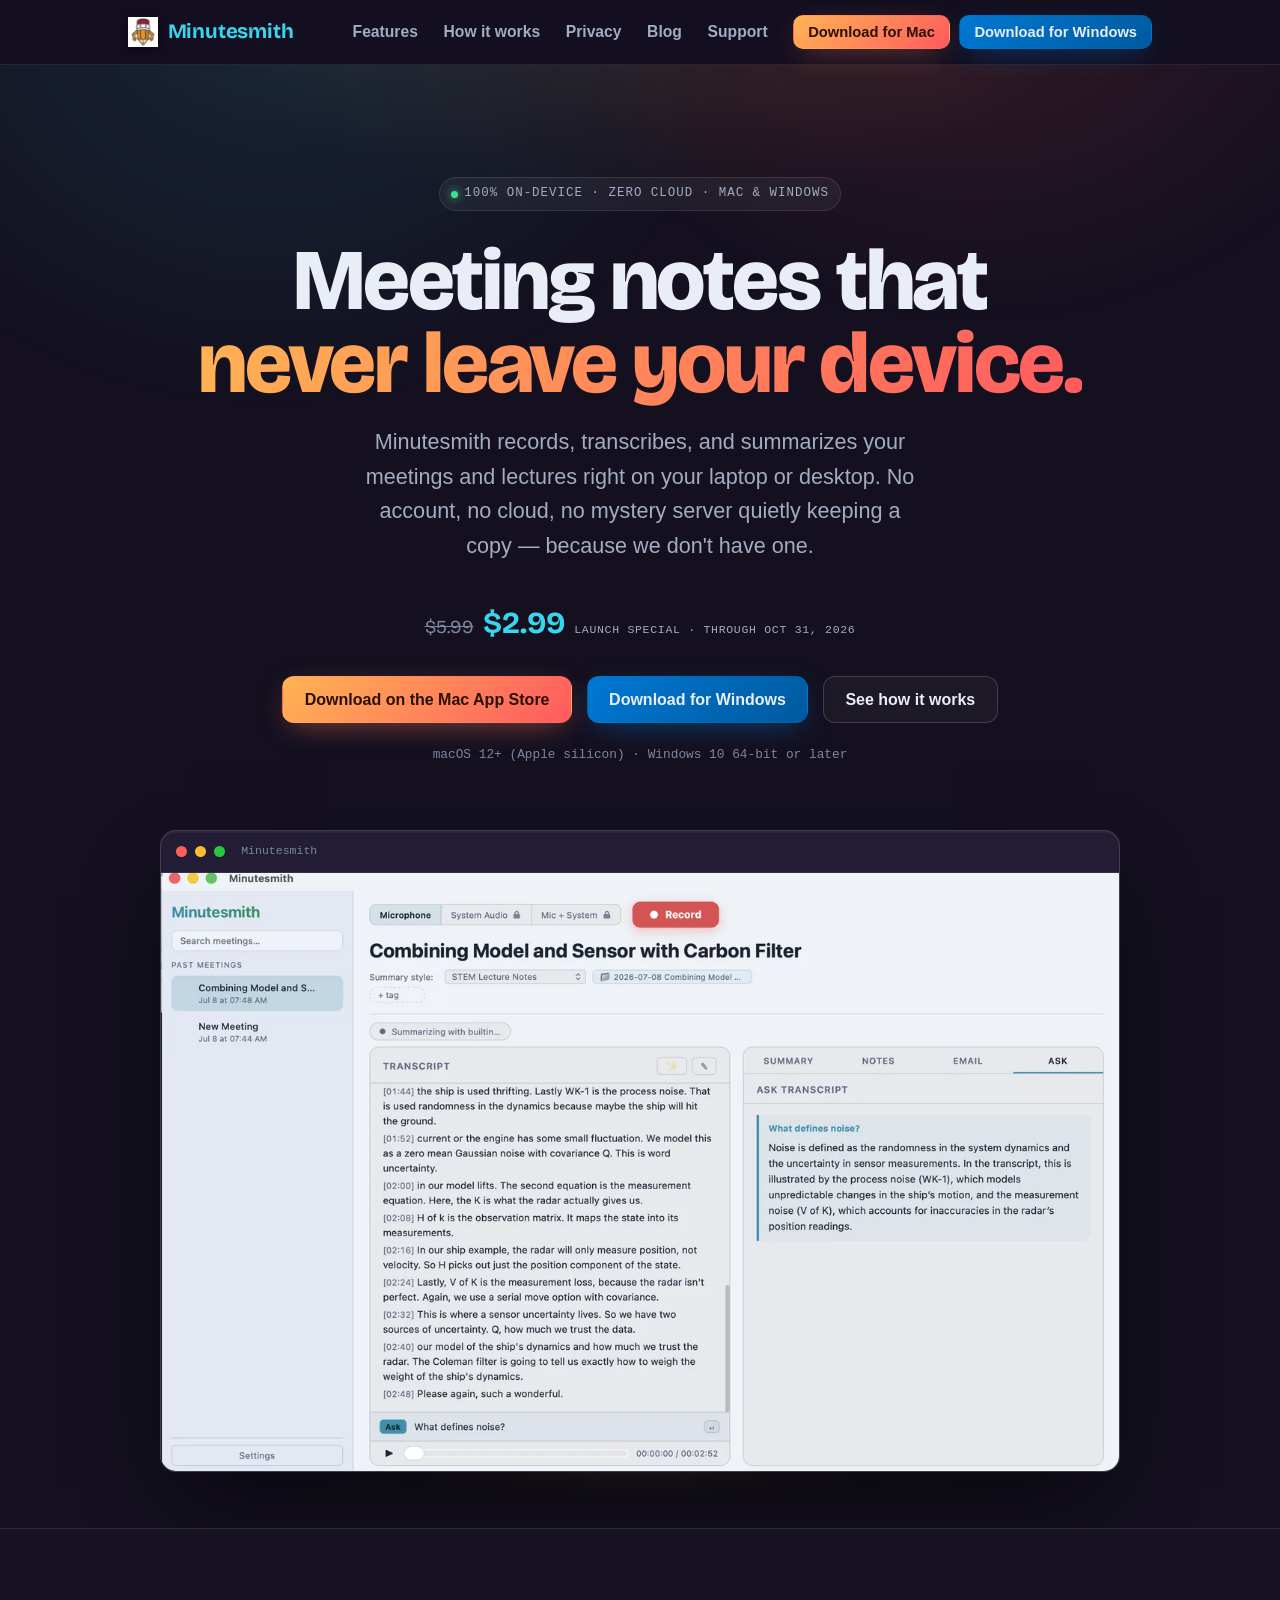
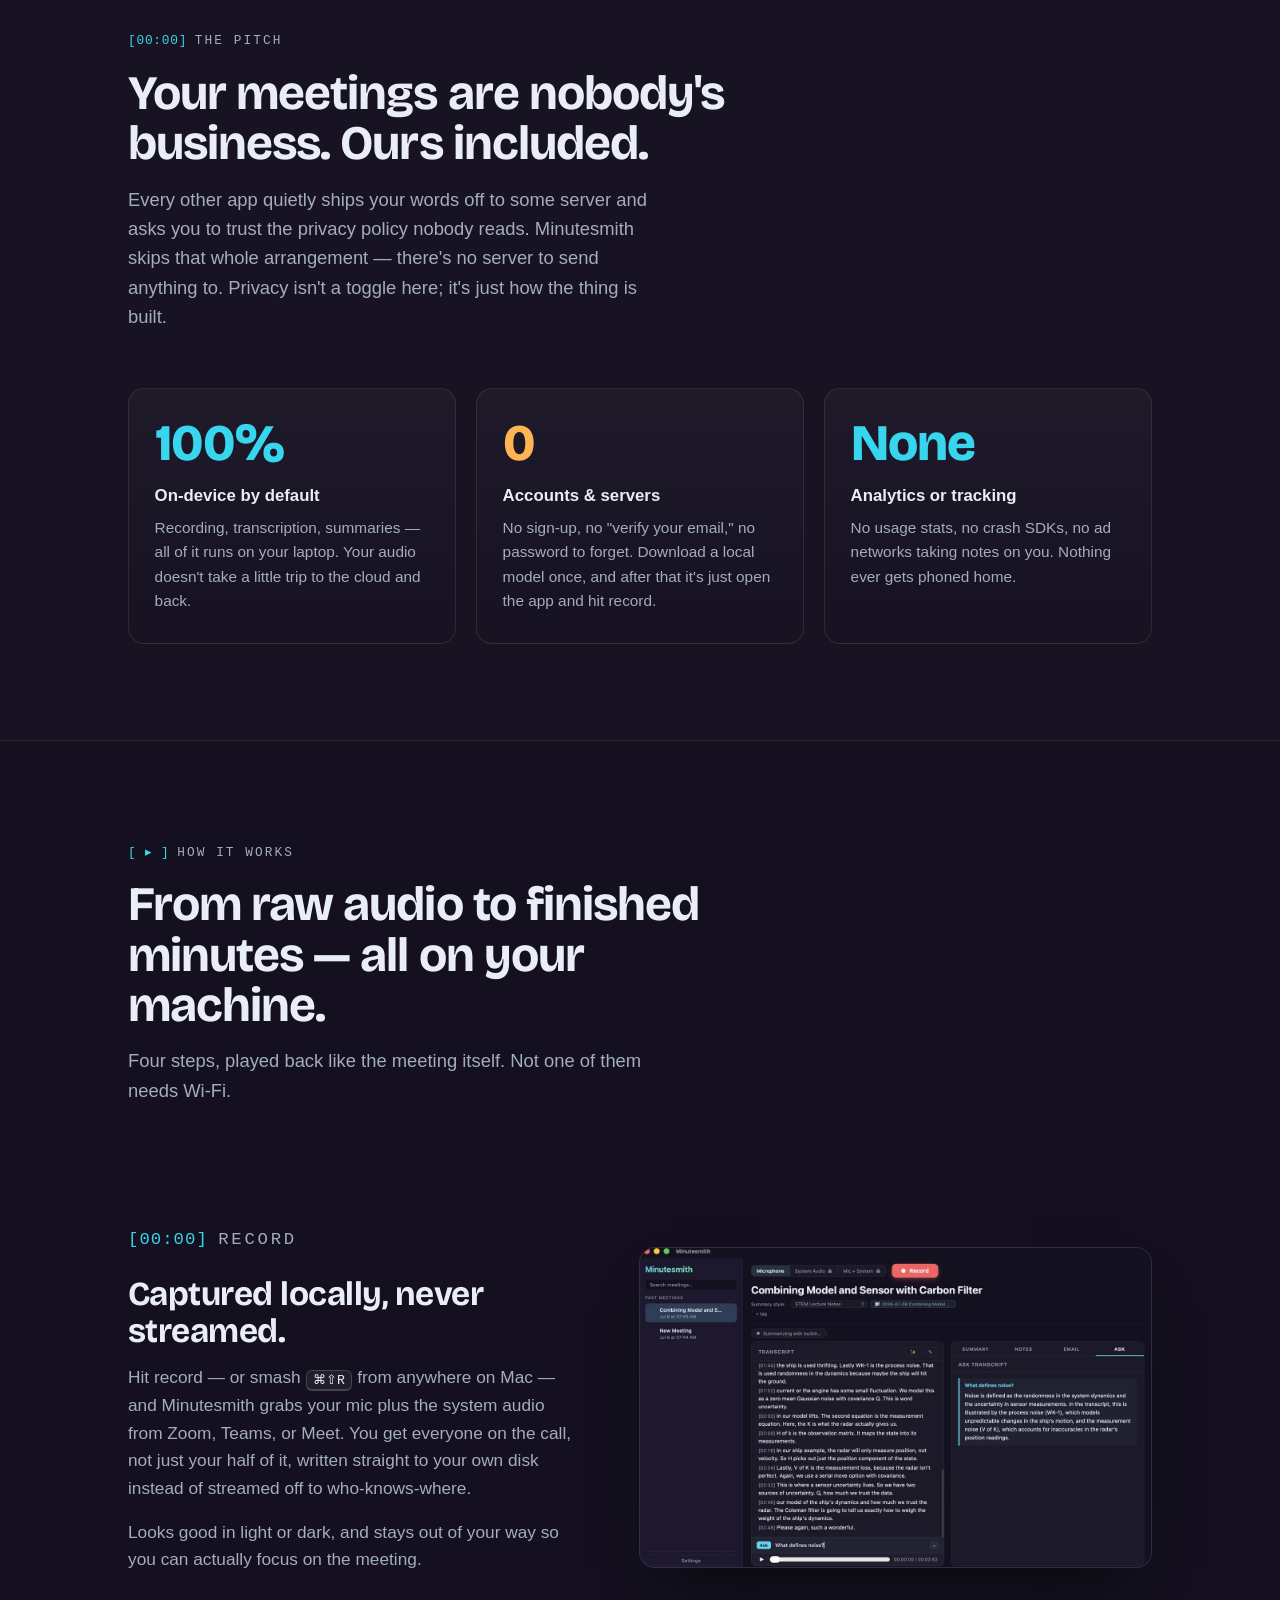
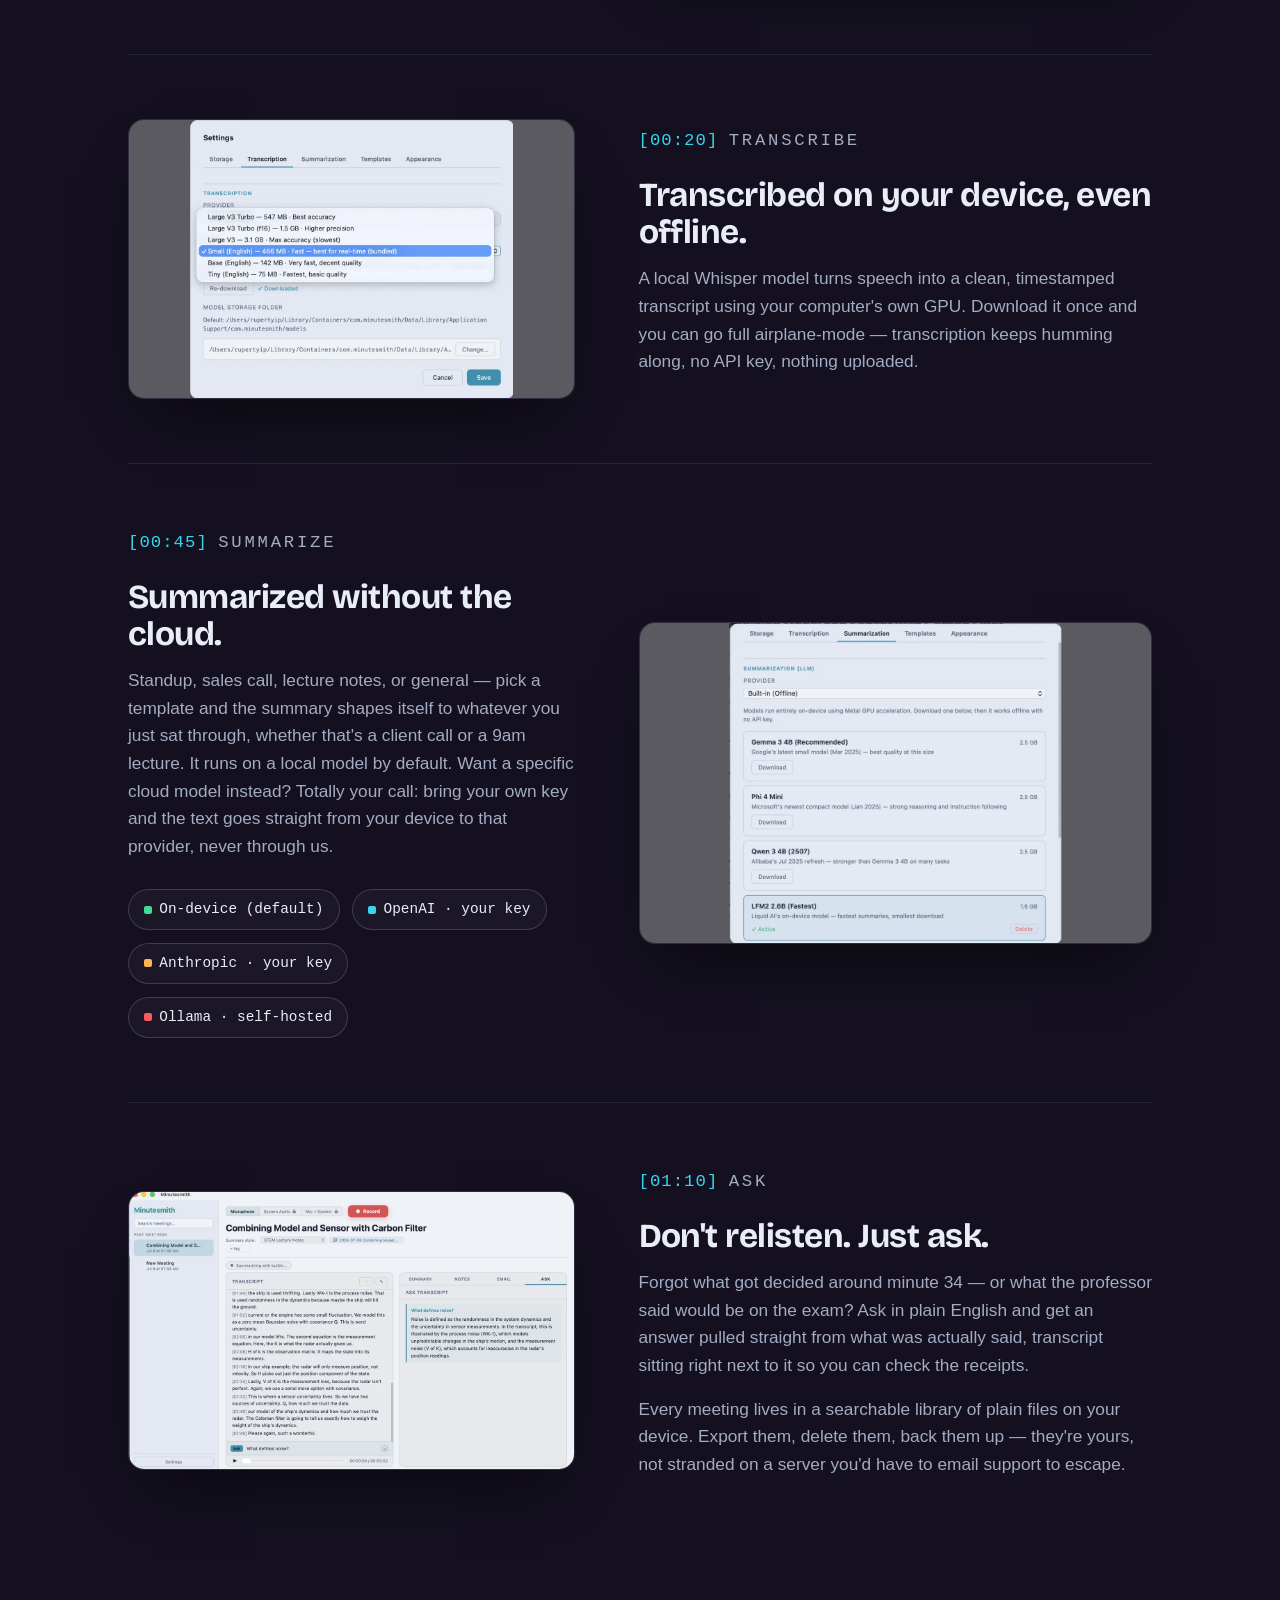
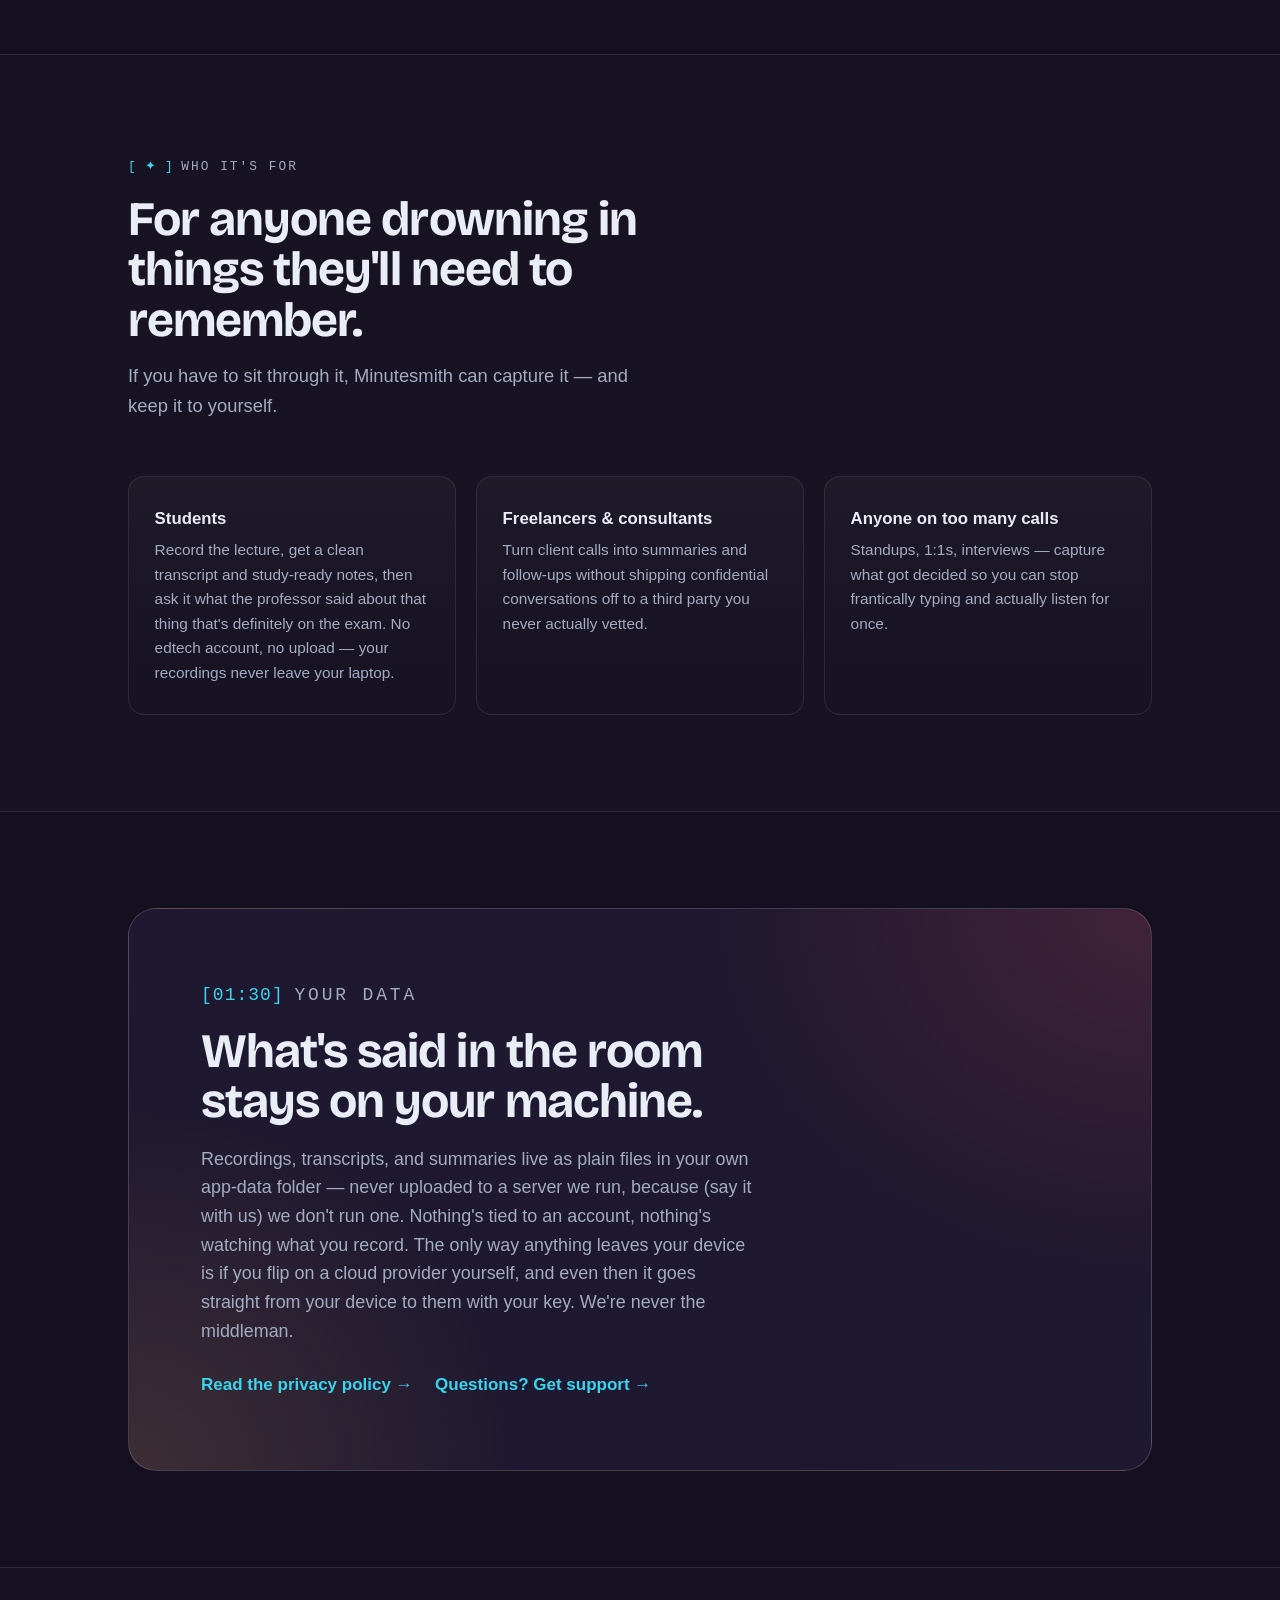
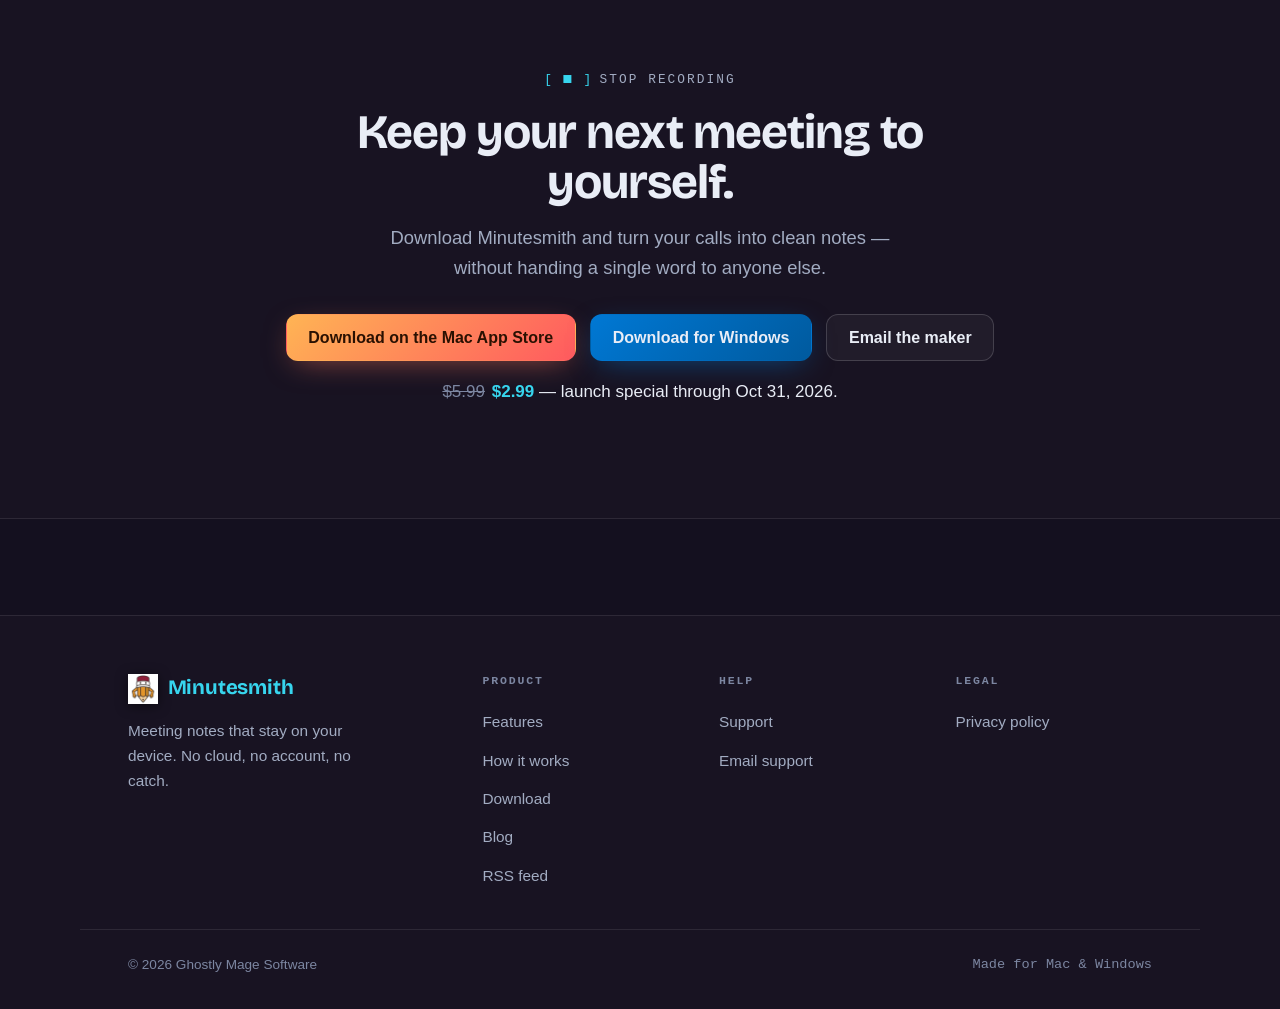
<file: index.html>
<!DOCTYPE html>
<html lang="en">
<head>
<meta name="google-site-verification" content="HXwQ0Ve7lPTpO6Mz2wztTCx2b2bniUEXV4zTgb42nuo" />
<meta charset="UTF-8">
<meta name="viewport" content="width=device-width, initial-scale=1.0">
<title>Minutesmith — Private meeting notes that never leave your Mac or PC</title>
<meta name="description" content="Minutesmith records, transcribes, and summarizes your meetings and lectures entirely on your Mac or Windows PC. No account, no cloud, no server of ours — your recordings stay on your device, full stop.">
<link rel="icon" href="assets/minutesmith-icon.png">
<link rel="canonical" href="https://minutesmith.dev/">
<meta property="og:title" content="Minutesmith — Private meeting notes that never leave your Mac or PC">
<meta property="og:description" content="Record, transcribe, and summarize meetings and lectures 100% on-device, on Mac or Windows. No account. No cloud. No server of ours.">
<meta property="og:image" content="https://minutesmith.dev/assets/og-card.png">
<meta property="og:image:width" content="1200">
<meta property="og:image:height" content="630">
<meta property="og:image:alt" content="Minutesmith social card — 'Meeting notes that never leave your Mac' — beside a screenshot of the app showing a meeting transcript and summary. Record, transcribe, and summarize 100% on-device.">
<meta property="og:url" content="https://minutesmith.dev/">
<meta property="og:type" content="website">
<meta property="og:site_name" content="Minutesmith">
<meta name="twitter:card" content="summary_large_image">
<meta name="twitter:title" content="Minutesmith — Private meeting notes that never leave your Mac or PC">
<meta name="twitter:description" content="Record, transcribe, and summarize meetings and lectures 100% on-device, on Mac or Windows. No account. No cloud. No server of ours.">
<meta name="twitter:image" content="https://minutesmith.dev/assets/og-card.png">
<meta name="twitter:image:alt" content="Minutesmith social card — 'Meeting notes that never leave your Mac' — beside a screenshot of the app showing a meeting transcript and summary. Record, transcribe, and summarize 100% on-device.">
<link rel="preconnect" href="https://fonts.googleapis.com">
<link rel="preconnect" href="https://fonts.gstatic.com" crossorigin>
<link href="https://fonts.googleapis.com/css2?family=Bricolage+Grotesque:opsz,wght@12..96,400;12..96,600;12..96,700;12..96,800&display=swap" rel="stylesheet">
<link rel="stylesheet" href="styles.css">
<script src="nav.js" defer></script>
<script type="application/ld+json">
{
  "@context": "https://schema.org",
  "@graph": [
    {
      "@type": "WebSite",
      "@id": "https://minutesmith.dev/#website",
      "url": "https://minutesmith.dev/",
      "name": "Minutesmith",
      "description": "Private, on-device meeting notes for Mac and Windows.",
      "publisher": { "@id": "https://minutesmith.dev/#person" }
    },
    {
      "@type": "Person",
      "@id": "https://minutesmith.dev/#person",
      "name": "Ghostly Mage Software"
    },
    {
      "@type": "SoftwareApplication",
      "@id": "https://minutesmith.dev/#app",
      "name": "Minutesmith",
      "url": "https://minutesmith.dev/",
      "applicationCategory": "BusinessApplication",
      "operatingSystem": "macOS 12.0 or later (Apple silicon), Windows 10 64-bit or later",
      "description": "Minutesmith records, transcribes, and summarizes your meetings and lectures entirely on your Mac or Windows PC. It captures your microphone plus system audio, transcribes on-device with Whisper, summarizes by meeting type, and lets you ask plain-English questions about any transcript. No account, no cloud, no tracking — recordings stay on your device unless you opt into a provider with your own key.",
      "image": "https://minutesmith.dev/assets/minutesmith-icon.png",
      "screenshot": [
        "https://minutesmith.dev/assets/screenshot-light.webp",
        "https://minutesmith.dev/assets/screenshot-dark.webp",
        "https://minutesmith.dev/assets/screenshot-whisper.webp",
        "https://minutesmith.dev/assets/screenshot-models.webp"
      ],
      "downloadUrl": "https://apps.apple.com/us/app/minutesmith/id6788589489?mt=12",
      "featureList": [
        "Records microphone and system audio together",
        "On-device Whisper transcription that works offline",
        "Meeting-type summary templates (Standup, Weekly Sync, Sales Call, Lecture, General)",
        "Optional OpenAI, Anthropic, or self-hosted Ollama with your own key",
        "Ask plain-English questions about any transcript",
        "Local, searchable library of meetings stored as plain files",
        "No account, no analytics, no tracking"
      ],
      "author": { "@id": "https://minutesmith.dev/#person" },
      "offers": {
        "@type": "Offer",
        "price": "2.99",
        "priceCurrency": "USD",
        "priceValidUntil": "2026-10-31",
        "url": "https://apps.apple.com/us/app/minutesmith/id6788589489?mt=12"
      }
    }
  ]
}
</script>
</head>
<body>

<!-- ── Header (shared) ─────────────────────────── -->
<header class="site-header">
  <div class="wrap bar">
    <a class="brand" href="./index.html">
      <img src="assets/minutesmith-icon.png" alt="">
      <span class="brand-name">Minutesmith</span>
    </a>
    <nav class="nav" id="primary-nav">
      <a class="nav-link" href="./features.html">Features</a>
      <a class="nav-link" href="#how">How it works</a>
      <a class="nav-link" href="#privacy">Privacy</a>
      <a class="nav-link" href="./blog/index.html">Blog</a>
      <a class="nav-link" href="./support.html">Support</a>
      <div class="nav-cta">
        <a class="btn btn-primary btn-sm" href="https://apps.apple.com/us/app/minutesmith/id6788589489?mt=12">Download for Mac</a>
        <a class="btn btn-windows btn-sm" href="https://minutesmith.lemonsqueezy.com/">Download for Windows</a>
      </div>
    </nav>
    <button class="nav-toggle" type="button" aria-label="Open menu" aria-controls="primary-nav" aria-expanded="false">
      <span></span><span></span><span></span>
    </button>
  </div>
</header>

<main>

  <!-- ── Hero ──────────────────────────────────── -->
  <section class="hero">
    <div class="wrap">
      <span class="badge"><span class="dot"></span> 100% ON-DEVICE · ZERO CLOUD · MAC &amp; WINDOWS</span>
      <h1>Meeting notes that<br><span class="out">never leave your device.</span></h1>
      <p class="lead">Minutesmith records, transcribes, and summarizes your meetings and lectures right on your laptop or desktop. No account, no cloud, no mystery server quietly keeping a copy — because we don't have one.</p>
      <p class="hero-price"><span class="price-was">$5.99</span><span class="price-now">$2.99</span><span class="price-tag">Launch special · through Oct 31, 2026</span></p>
      <div class="cta-row">
        <a class="btn btn-primary" href="https://apps.apple.com/us/app/minutesmith/id6788589489?mt=12">Download on the Mac App Store</a>
        <a class="btn btn-windows" href="https://minutesmith.lemonsqueezy.com/">Download for Windows</a>
        <a class="btn btn-ghost" href="#how">See how it works</a>
      </div>
      <p class="fineprint">macOS 12+ (Apple silicon) · Windows 10 64-bit or later</p>

      <div class="hero-shot">
        <div class="window">
          <div class="titlebar">
            <i class="r"></i><i class="y"></i><i class="g"></i>
            <span>Minutesmith</span>
          </div>
          <img src="assets/screenshot-light.webp" width="1280" height="800"
               alt="The Minutesmith app showing a meeting transcript alongside an answer to a question asked about the transcript.">
        </div>
      </div>
    </div>
  </section>

  <!-- ── Positioning / proof ───────────────────── -->
  <section class="section alt">
    <div class="wrap">
      <div class="section-head reveal">
        <p class="eyebrow"><span class="tick">[00:00]</span> <span class="label">The pitch</span></p>
        <h2>Your meetings are nobody's business. Ours included.</h2>
        <p class="section-lead">Every other app quietly ships your words off to some server and asks you to trust the privacy policy nobody reads. Minutesmith skips that whole arrangement — there's no server to send anything to. Privacy isn't a toggle here; it's just how the thing is built.</p>
      </div>
      <div class="stats">
        <div class="stat reveal">
          <div class="num">100%</div>
          <h3>On-device by default</h3>
          <p>Recording, transcription, summaries — all of it runs on your laptop. Your audio doesn't take a little trip to the cloud and back.</p>
        </div>
        <div class="stat reveal">
          <div class="num warm">0</div>
          <h3>Accounts &amp; servers</h3>
          <p>No sign-up, no "verify your email," no password to forget. Download a local model once, and after that it's just open the app and hit record.</p>
        </div>
        <div class="stat reveal">
          <div class="num">None</div>
          <h3>Analytics or tracking</h3>
          <p>No usage stats, no crash SDKs, no ad networks taking notes on you. Nothing ever gets phoned home.</p>
        </div>
      </div>
    </div>
  </section>

  <!-- ── How it works (the forge stages) ───────── -->
  <section class="section" id="how">
    <div class="wrap">
      <div class="section-head reveal">
        <p class="eyebrow"><span class="tick">[ ▸ ]</span> <span class="label">How it works</span></p>
        <h2>From raw audio to finished minutes — all on your machine.</h2>
        <p class="section-lead">Four steps, played back like the meeting itself. Not one of them needs Wi-Fi.</p>
      </div>

      <!-- Record -->
      <div class="stage reveal">
        <div class="stage-copy">
          <p class="eyebrow"><span class="tick">[00:00]</span> <span class="label">Record</span></p>
          <h3>Captured locally, never streamed.</h3>
          <p>Hit record — or smash <span class="kbd">⌘⇧R</span> from anywhere on Mac — and Minutesmith grabs your mic plus the system audio from Zoom, Teams, or Meet. You get everyone on the call, not just your half of it, written straight to your own disk instead of streamed off to who-knows-where.</p>
          <p>Looks good in light or dark, and stays out of your way so you can actually focus on the meeting.</p>
        </div>
        <div class="shot">
          <img src="assets/screenshot-dark.webp" width="1280" height="800" loading="lazy"
               alt="Minutesmith in dark mode with Microphone, System Audio, and Mic + System capture options next to a red Record button.">
        </div>
      </div>

      <!-- Transcribe -->
      <div class="stage flip reveal">
        <div class="stage-copy">
          <p class="eyebrow"><span class="tick">[00:20]</span> <span class="label">Transcribe</span></p>
          <h3>Transcribed on your device, even offline.</h3>
          <p>A local Whisper model turns speech into a clean, timestamped transcript using your computer's own GPU. Download it once and you can go full airplane-mode — transcription keeps humming along, no API key, nothing uploaded.</p>
        </div>
        <div class="shot">
          <img src="assets/screenshot-whisper.webp" width="1280" height="800" loading="lazy"
               alt="Minutesmith transcription settings listing on-device Whisper models available to download.">
        </div>
      </div>

      <!-- Summarize -->
      <div class="stage reveal">
        <div class="stage-copy">
          <p class="eyebrow"><span class="tick">[00:45]</span> <span class="label">Summarize</span></p>
          <h3>Summarized without the cloud.</h3>
          <p>Standup, sales call, lecture notes, or general — pick a template and the summary shapes itself to whatever you just sat through, whether that's a client call or a 9am lecture. It runs on a local model by default. Want a specific cloud model instead? Totally your call: bring your own key and the text goes straight from your device to that provider, never through us.</p>
          <div class="providers">
            <span class="chip"><span class="k" style="background:var(--green)"></span> On-device (default)</span>
            <span class="chip"><span class="k" style="background:var(--refined)"></span> OpenAI · your key</span>
            <span class="chip"><span class="k" style="background:var(--forge)"></span> Anthropic · your key</span>
            <span class="chip"><span class="k" style="background:var(--ember)"></span> Ollama · self-hosted</span>
          </div>
        </div>
        <div class="shot">
          <img src="assets/screenshot-models.webp" width="1280" height="800" loading="lazy"
               alt="Minutesmith summarization settings showing a built-in offline provider with several downloadable on-device models.">
        </div>
      </div>

      <!-- Ask -->
      <div class="stage flip reveal">
        <div class="stage-copy">
          <p class="eyebrow"><span class="tick">[01:10]</span> <span class="label">Ask</span></p>
          <h3>Don't relisten. Just ask.</h3>
          <p>Forgot what got decided around minute 34 — or what the professor said would be on the exam? Ask in plain English and get an answer pulled straight from what was actually said, transcript sitting right next to it so you can check the receipts.</p>
          <p>Every meeting lives in a searchable library of plain files on your device. Export them, delete them, back them up — they're yours, not stranded on a server you'd have to email support to escape.</p>
        </div>
        <div class="shot">
          <img src="assets/screenshot-light.webp" width="1280" height="800" loading="lazy"
               alt="The Ask panel in Minutesmith answering a question using content from the meeting transcript shown alongside it.">
        </div>
      </div>
    </div>
  </section>

  <!-- ── Who it's for ──────────────────────────── -->
  <section class="section alt">
    <div class="wrap">
      <div class="section-head reveal">
        <p class="eyebrow"><span class="tick">[ ✦ ]</span> <span class="label">Who it's for</span></p>
        <h2>For anyone drowning in things they'll need to remember.</h2>
        <p class="section-lead">If you have to sit through it, Minutesmith can capture it — and keep it to yourself.</p>
      </div>
      <div class="stats">
        <div class="stat reveal">
          <h3>Students</h3>
          <p>Record the lecture, get a clean transcript and study-ready notes, then ask it what the professor said about that thing that's definitely on the exam. No edtech account, no upload — your recordings never leave your laptop.</p>
        </div>
        <div class="stat reveal">
          <h3>Freelancers &amp; consultants</h3>
          <p>Turn client calls into summaries and follow-ups without shipping confidential conversations off to a third party you never actually vetted.</p>
        </div>
        <div class="stat reveal">
          <h3>Anyone on too many calls</h3>
          <p>Standups, 1:1s, interviews — capture what got decided so you can stop frantically typing and actually listen for once.</p>
        </div>
      </div>
    </div>
  </section>

  <!-- ── Privacy band ──────────────────────────── -->
  <section class="section" id="privacy">
    <div class="wrap">
      <div class="band reveal">
        <p class="eyebrow"><span class="tick">[01:30]</span> <span class="label">Your data</span></p>
        <h2>What's said in the room stays on your machine.</h2>
        <p>Recordings, transcripts, and summaries live as plain files in your own app-data folder — never uploaded to a server we run, because (say it with us) we don't run one. Nothing's tied to an account, nothing's watching what you record. The only way anything leaves your device is if you flip on a cloud provider yourself, and even then it goes straight from your device to them with your key. We're never the middleman.</p>
        <div class="band-links">
          <a href="./privacy.html">Read the privacy policy →</a>
          <a href="./support.html">Questions? Get support →</a>
        </div>
      </div>
    </div>
  </section>

  <!-- ── Final CTA ─────────────────────────────── -->
  <section class="section alt get" id="get">
    <div class="wrap">
      <p class="eyebrow" style="justify-content:center"><span class="tick">[ ⏹ ]</span> <span class="label">Stop recording</span></p>
      <h2>Keep your next meeting to yourself.</h2>
      <p class="section-lead" style="margin-inline:auto">Download Minutesmith and turn your calls into clean notes — without handing a single word to anyone else.</p>
      <div class="cta-row">
        <a class="btn btn-primary" href="https://apps.apple.com/us/app/minutesmith/id6788589489?mt=12">Download on the Mac App Store</a>
        <a class="btn btn-windows" href="https://minutesmith.lemonsqueezy.com/">Download for Windows</a>
        <a class="btn btn-ghost" href="mailto:support@minutesmith.dev?subject=Minutesmith">Email the maker</a>
      </div>
      <p class="fineprint"><span class="price-was">$5.99</span><span class="price-now">$2.99</span> — launch special through Oct 31, 2026.</p>
    </div>
  </section>

</main>

<!-- ── Footer (shared) ─────────────────────────── -->
<footer class="site-footer">
  <div class="wrap cols">
    <div class="foot-brand">
      <a class="brand" href="./index.html">
        <img src="assets/minutesmith-icon.png" alt="">
        <span class="brand-name">Minutesmith</span>
      </a>
      <p>Meeting notes that stay on your device. No cloud, no account, no catch.</p>
    </div>
    <div class="foot-col">
      <h4>Product</h4>
      <ul>
        <li><a href="./features.html">Features</a></li>
        <li><a href="#how">How it works</a></li>
        <li><a href="#get">Download</a></li>
        <li><a href="./blog/index.html">Blog</a></li>
        <li><a href="./feed.xml">RSS feed</a></li>
      </ul>
    </div>
    <div class="foot-col">
      <h4>Help</h4>
      <ul>
        <li><a href="./support.html">Support</a></li>
        <li><a href="mailto:support@minutesmith.dev?subject=Minutesmith%20Support">Email support</a></li>
      </ul>
    </div>
    <div class="foot-col">
      <h4>Legal</h4>
      <ul>
        <li><a href="./privacy.html">Privacy policy</a></li>
      </ul>
    </div>
  </div>
  <div class="wrap baseline">
    <span>© 2026 Ghostly Mage Software</span>
    <span class="mono">Made for Mac &amp; Windows</span>
  </div>
</footer>

<script>
  // Scroll reveal — respects reduced-motion via CSS fallback.
  const items = document.querySelectorAll('.reveal');
  if ('IntersectionObserver' in window) {
    const io = new IntersectionObserver((entries) => {
      entries.forEach((e) => {
        if (e.isIntersecting) { e.target.classList.add('in'); io.unobserve(e.target); }
      });
    }, { rootMargin: '0px 0px -8% 0px', threshold: 0.06 });
    items.forEach((el) => io.observe(el));
  } else {
    items.forEach((el) => el.classList.add('in'));
  }
</script>

</body>
</html>
</file>
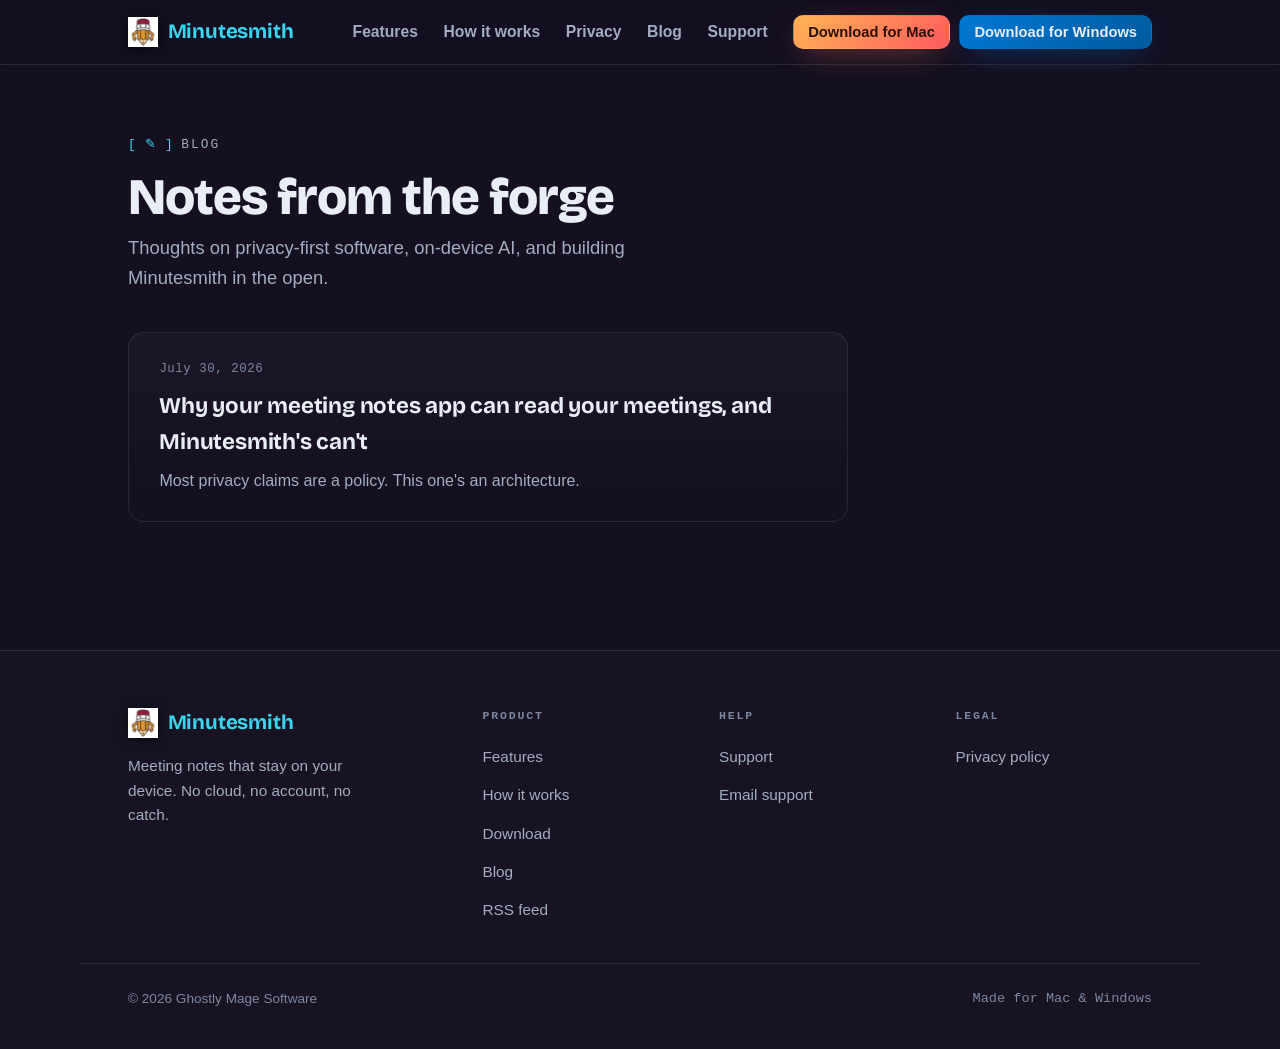
<file: blog/index.html>
<!DOCTYPE html>
<html lang="en">
<head>
<meta charset="UTF-8">
<meta name="viewport" content="width=device-width, initial-scale=1.0">
<title>Minutesmith — Blog</title>
<meta name="description" content="Notes on privacy-first software, on-device AI, and building Minutesmith.">
<link rel="icon" href="../assets/minutesmith-icon.png">
<link rel="canonical" href="https://minutesmith.dev/blog/">
<meta property="og:title" content="Minutesmith — Blog">
<meta property="og:description" content="Notes on privacy-first software, on-device AI, and building Minutesmith.">
<meta property="og:image" content="https://minutesmith.dev/assets/og-card.png">
<meta property="og:image:width" content="1200">
<meta property="og:image:height" content="630">
<meta property="og:image:alt" content="Minutesmith social card — 'Meeting notes that never leave your Mac' — beside a screenshot of the app showing a meeting transcript and summary. Record, transcribe, and summarize 100% on-device.">
<meta property="og:url" content="https://minutesmith.dev/blog/">
<meta property="og:type" content="website">
<meta property="og:site_name" content="Minutesmith">
<meta name="twitter:card" content="summary_large_image">
<meta name="twitter:title" content="Minutesmith — Blog">
<meta name="twitter:description" content="Notes on privacy-first software, on-device AI, and building Minutesmith.">
<meta name="twitter:image" content="https://minutesmith.dev/assets/og-card.png">
<meta name="twitter:image:alt" content="Minutesmith social card — 'Meeting notes that never leave your Mac' — beside a screenshot of the app showing a meeting transcript and summary. Record, transcribe, and summarize 100% on-device.">
<link rel="preconnect" href="https://fonts.googleapis.com">
<link rel="preconnect" href="https://fonts.gstatic.com" crossorigin>
<link href="https://fonts.googleapis.com/css2?family=Bricolage+Grotesque:opsz,wght@12..96,400;12..96,600;12..96,700;12..96,800&display=swap" rel="stylesheet">
<link rel="stylesheet" href="../styles.css">
<script src="../nav.js" defer></script>
</head>
<body>

<!-- ── Header (shared) ─────────────────────────── -->
<header class="site-header">
  <div class="wrap bar">
    <a class="brand" href="../index.html">
      <img src="../assets/minutesmith-icon.png" alt="">
      <span class="brand-name">Minutesmith</span>
    </a>
    <nav class="nav" id="primary-nav">
      <a class="nav-link" href="../features.html">Features</a>
      <a class="nav-link" href="../index.html#how">How it works</a>
      <a class="nav-link" href="../index.html#privacy">Privacy</a>
      <a class="nav-link" href="./index.html">Blog</a>
      <a class="nav-link" href="../support.html">Support</a>
      <div class="nav-cta">
        <a class="btn btn-primary btn-sm" href="https://apps.apple.com/us/app/minutesmith/id6788589489?mt=12">Download for Mac</a>
        <a class="btn btn-windows btn-sm" href="https://minutesmith.lemonsqueezy.com/">Download for Windows</a>
      </div>
    </nav>
    <button class="nav-toggle" type="button" aria-label="Open menu" aria-controls="primary-nav" aria-expanded="false">
      <span></span><span></span><span></span>
    </button>
  </div>
</header>

<main class="wrap doc">

  <div class="doc-head">
    <p class="eyebrow"><span class="tick">[ ✎ ]</span> <span class="label">Blog</span></p>
    <h1>Notes from the forge</h1>
    <p class="lead">Thoughts on privacy-first software, on-device AI, and building Minutesmith in the open.</p>
  </div>

  <ul class="post-list">
    <li class="post-card">
      <p class="post-date">July 30, 2026</p>
      <h2><a href="./why-your-meeting-notes-app-can-read-your-meetings.html">Why your meeting notes app can read your meetings, and Minutesmith's can't</a></h2>
      <p class="post-subtitle">Most privacy claims are a policy. This one's an architecture.</p>
    </li>
  </ul>

</main>

<!-- ── Footer (shared) ─────────────────────────── -->
<footer class="site-footer">
  <div class="wrap cols">
    <div class="foot-brand">
      <a class="brand" href="../index.html">
        <img src="../assets/minutesmith-icon.png" alt="">
        <span class="brand-name">Minutesmith</span>
      </a>
      <p>Meeting notes that stay on your device. No cloud, no account, no catch.</p>
    </div>
    <div class="foot-col">
      <h4>Product</h4>
      <ul>
        <li><a href="../features.html">Features</a></li>
        <li><a href="../index.html#how">How it works</a></li>
        <li><a href="../index.html#get">Download</a></li>
        <li><a href="./index.html">Blog</a></li>
        <li><a href="../feed.xml">RSS feed</a></li>
      </ul>
    </div>
    <div class="foot-col">
      <h4>Help</h4>
      <ul>
        <li><a href="../support.html">Support</a></li>
        <li><a href="mailto:support@minutesmith.dev?subject=Minutesmith%20Support">Email support</a></li>
      </ul>
    </div>
    <div class="foot-col">
      <h4>Legal</h4>
      <ul>
        <li><a href="../privacy.html">Privacy policy</a></li>
      </ul>
    </div>
  </div>
  <div class="wrap baseline">
    <span>© 2026 Ghostly Mage Software</span>
    <span class="mono">Made for Mac &amp; Windows</span>
  </div>
</footer>

</body>
</html>
</file>
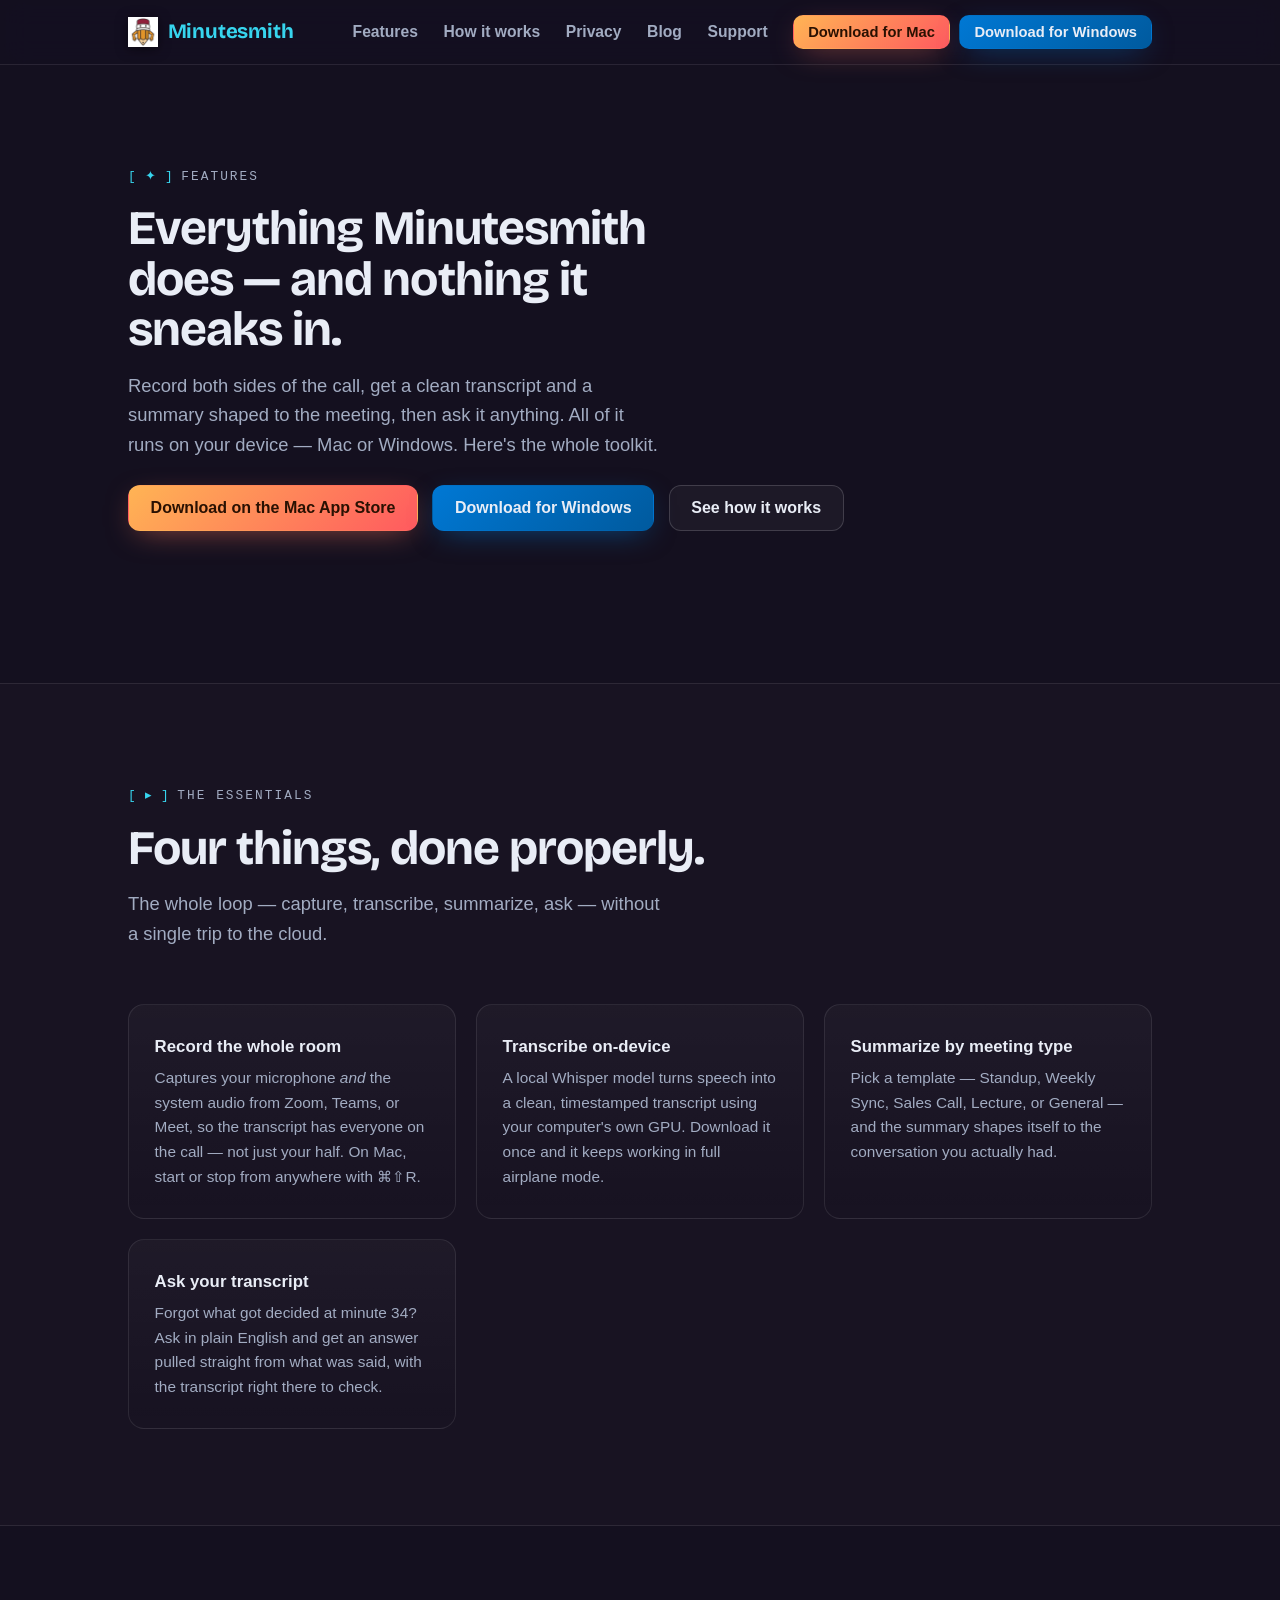
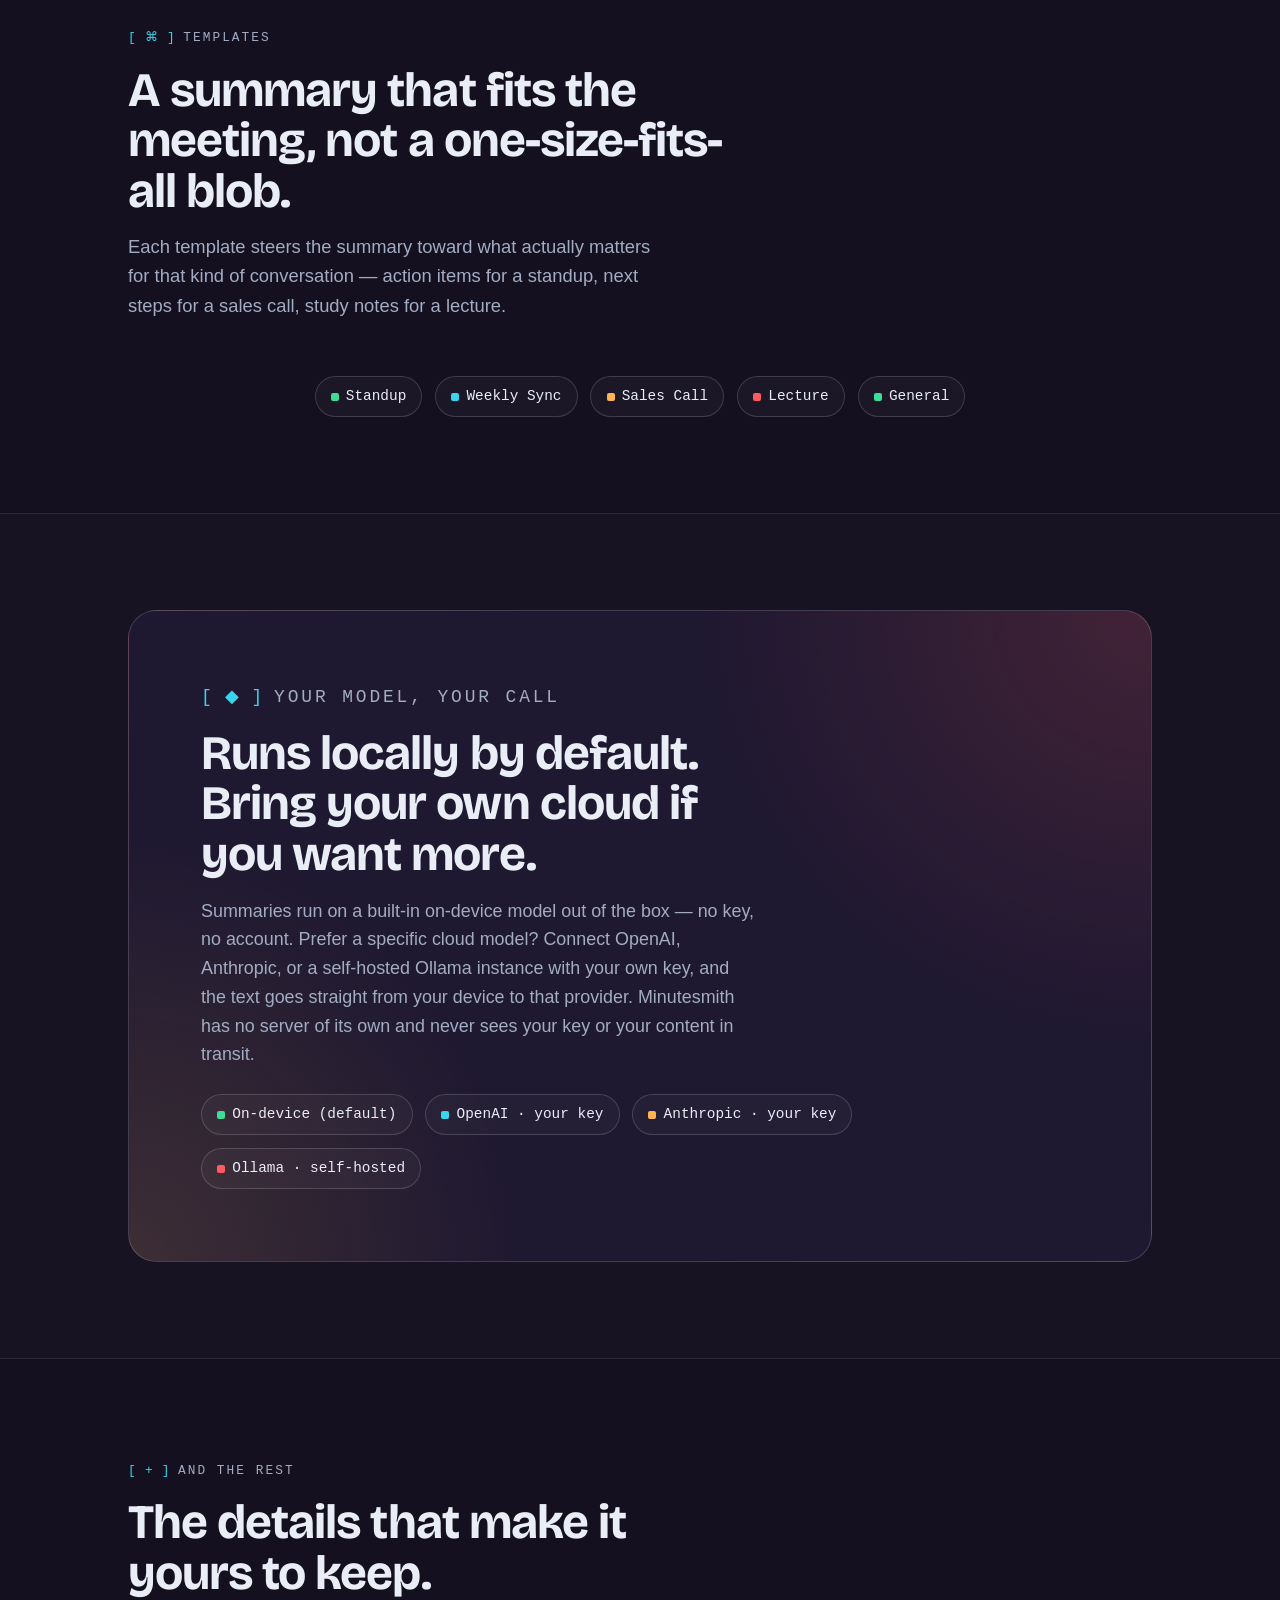
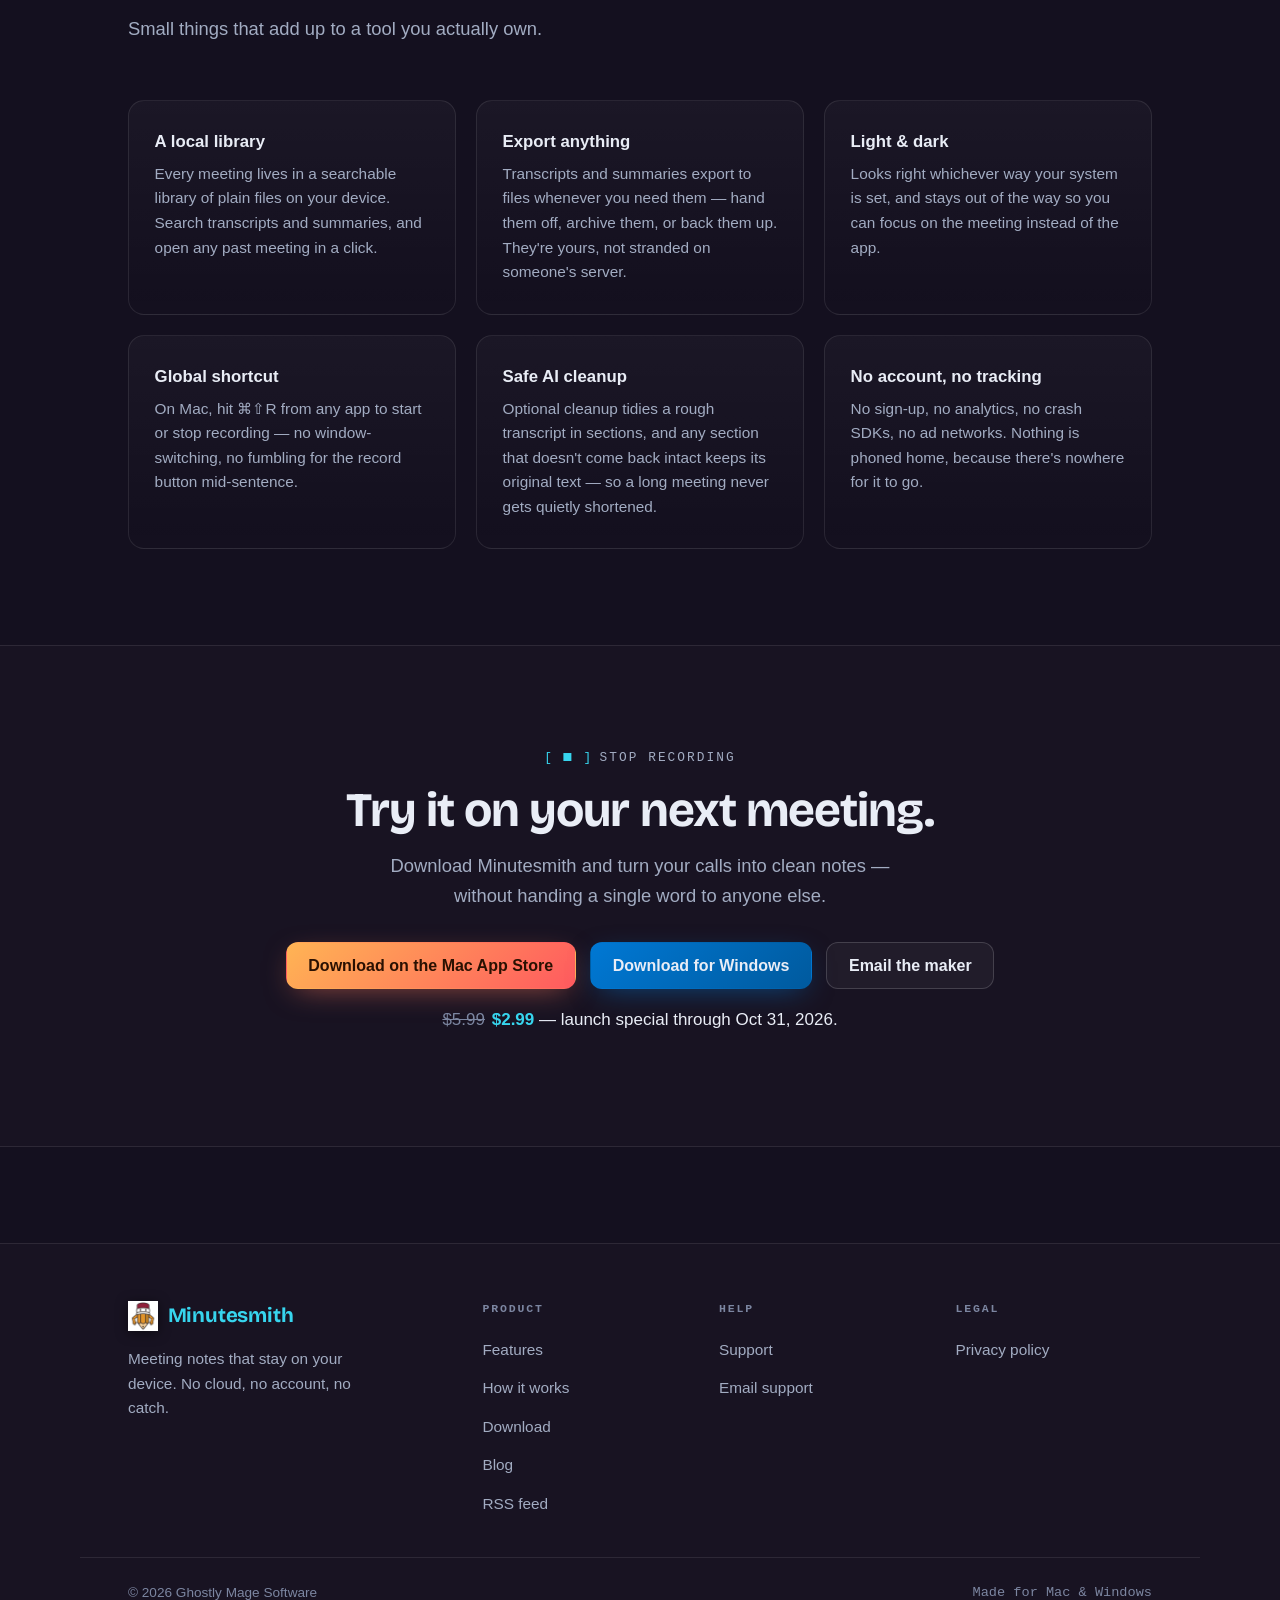
<file: features.html>
<!DOCTYPE html>
<html lang="en">
<head>
<meta charset="UTF-8">
<meta name="viewport" content="width=device-width, initial-scale=1.0">
<title>Minutesmith — Features</title>
<meta name="description" content="Everything Minutesmith does: record mic + system audio, on-device Whisper transcription, template-driven summaries, ask-your-transcript Q&A, and a private local library — all on your Mac or Windows PC.">
<link rel="icon" href="assets/minutesmith-icon.png">
<link rel="canonical" href="https://minutesmith.dev/features.html">
<meta property="og:title" content="Minutesmith — Features">
<meta property="og:description" content="Record, transcribe, summarize, and ask — 100% on-device. Here's everything Minutesmith can do.">
<meta property="og:image" content="https://minutesmith.dev/assets/og-card.png">
<meta property="og:image:width" content="1200">
<meta property="og:image:height" content="630">
<meta property="og:image:alt" content="Minutesmith social card — 'Meeting notes that never leave your Mac' — beside a screenshot of the app showing a meeting transcript and summary. Record, transcribe, and summarize 100% on-device.">
<meta property="og:url" content="https://minutesmith.dev/features.html">
<meta property="og:type" content="website">
<meta property="og:site_name" content="Minutesmith">
<meta name="twitter:card" content="summary_large_image">
<meta name="twitter:title" content="Minutesmith — Features">
<meta name="twitter:description" content="Record, transcribe, summarize, and ask — 100% on-device. Here's everything Minutesmith can do.">
<meta name="twitter:image" content="https://minutesmith.dev/assets/og-card.png">
<meta name="twitter:image:alt" content="Minutesmith social card — 'Meeting notes that never leave your Mac' — beside a screenshot of the app showing a meeting transcript and summary. Record, transcribe, and summarize 100% on-device.">
<link rel="preconnect" href="https://fonts.googleapis.com">
<link rel="preconnect" href="https://fonts.gstatic.com" crossorigin>
<link href="https://fonts.googleapis.com/css2?family=Bricolage+Grotesque:opsz,wght@12..96,400;12..96,600;12..96,700;12..96,800&display=swap" rel="stylesheet">
<link rel="stylesheet" href="styles.css">
<script src="nav.js" defer></script>
</head>
<body>

<!-- ── Header (shared) ─────────────────────────── -->
<header class="site-header">
  <div class="wrap bar">
    <a class="brand" href="./index.html">
      <img src="assets/minutesmith-icon.png" alt="">
      <span class="brand-name">Minutesmith</span>
    </a>
    <nav class="nav" id="primary-nav">
      <a class="nav-link" href="./features.html">Features</a>
      <a class="nav-link" href="./index.html#how">How it works</a>
      <a class="nav-link" href="./index.html#privacy">Privacy</a>
      <a class="nav-link" href="./blog/index.html">Blog</a>
      <a class="nav-link" href="./support.html">Support</a>
      <div class="nav-cta">
        <a class="btn btn-primary btn-sm" href="https://apps.apple.com/us/app/minutesmith/id6788589489?mt=12">Download for Mac</a>
        <a class="btn btn-windows btn-sm" href="https://minutesmith.lemonsqueezy.com/">Download for Windows</a>
      </div>
    </nav>
    <button class="nav-toggle" type="button" aria-label="Open menu" aria-controls="primary-nav" aria-expanded="false">
      <span></span><span></span><span></span>
    </button>
  </div>
</header>

<main>

  <!-- ── Intro ─────────────────────────────────── -->
  <section class="section">
    <div class="wrap">
      <div class="section-head reveal">
        <p class="eyebrow"><span class="tick">[ ✦ ]</span> <span class="label">Features</span></p>
        <h1>Everything Minutesmith does — and nothing it sneaks in.</h1>
        <p class="section-lead">Record both sides of the call, get a clean transcript and a summary shaped to the meeting, then ask it anything. All of it runs on your device — Mac or Windows. Here's the whole toolkit.</p>
        <div class="cta-row" style="margin-top:1.6rem">
          <a class="btn btn-primary" href="https://apps.apple.com/us/app/minutesmith/id6788589489?mt=12">Download on the Mac App Store</a>
          <a class="btn btn-windows" href="https://minutesmith.lemonsqueezy.com/">Download for Windows</a>
          <a class="btn btn-ghost" href="./index.html#how">See how it works</a>
        </div>
      </div>
    </div>
  </section>

  <!-- ── Core capabilities grid ────────────────── -->
  <section class="section alt">
    <div class="wrap">
      <div class="section-head reveal">
        <p class="eyebrow"><span class="tick">[ ▸ ]</span> <span class="label">The essentials</span></p>
        <h2>Four things, done properly.</h2>
        <p class="section-lead">The whole loop — capture, transcribe, summarize, ask — without a single trip to the cloud.</p>
      </div>
      <div class="stats">
        <div class="stat reveal">
          <h3>Record the whole room</h3>
          <p>Captures your microphone <em>and</em> the system audio from Zoom, Teams, or Meet, so the transcript has everyone on the call — not just your half. On Mac, start or stop from anywhere with <span class="kbd">⌘⇧R</span>.</p>
        </div>
        <div class="stat reveal">
          <h3>Transcribe on-device</h3>
          <p>A local Whisper model turns speech into a clean, timestamped transcript using your computer's own GPU. Download it once and it keeps working in full airplane mode.</p>
        </div>
        <div class="stat reveal">
          <h3>Summarize by meeting type</h3>
          <p>Pick a template — Standup, Weekly Sync, Sales Call, Lecture, or General — and the summary shapes itself to the conversation you actually had.</p>
        </div>
        <div class="stat reveal">
          <h3>Ask your transcript</h3>
          <p>Forgot what got decided at minute 34? Ask in plain English and get an answer pulled straight from what was said, with the transcript right there to check.</p>
        </div>
      </div>
    </div>
  </section>

  <!-- ── Templates ─────────────────────────────── -->
  <section class="section">
    <div class="wrap">
      <div class="section-head reveal">
        <p class="eyebrow"><span class="tick">[ ⌘ ]</span> <span class="label">Templates</span></p>
        <h2>A summary that fits the meeting, not a one-size-fits-all blob.</h2>
        <p class="section-lead">Each template steers the summary toward what actually matters for that kind of conversation — action items for a standup, next steps for a sales call, study notes for a lecture.</p>
      </div>
      <div class="providers reveal" style="justify-content:center">
        <span class="chip"><span class="k" style="background:var(--green)"></span> Standup</span>
        <span class="chip"><span class="k" style="background:var(--refined)"></span> Weekly Sync</span>
        <span class="chip"><span class="k" style="background:var(--forge)"></span> Sales Call</span>
        <span class="chip"><span class="k" style="background:var(--ember)"></span> Lecture</span>
        <span class="chip"><span class="k" style="background:var(--green)"></span> General</span>
      </div>
    </div>
  </section>

  <!-- ── Bring your own model ──────────────────── -->
  <section class="section alt">
    <div class="wrap">
      <div class="band reveal">
        <p class="eyebrow"><span class="tick">[ ◆ ]</span> <span class="label">Your model, your call</span></p>
        <h2>Runs locally by default. Bring your own cloud if you want more.</h2>
        <p>Summaries run on a built-in on-device model out of the box — no key, no account. Prefer a specific cloud model? Connect OpenAI, Anthropic, or a self-hosted Ollama instance with your own key, and the text goes straight from your device to that provider. Minutesmith has no server of its own and never sees your key or your content in transit.</p>
        <div class="providers" style="margin-top:1.6rem">
          <span class="chip"><span class="k" style="background:var(--green)"></span> On-device (default)</span>
          <span class="chip"><span class="k" style="background:var(--refined)"></span> OpenAI · your key</span>
          <span class="chip"><span class="k" style="background:var(--forge)"></span> Anthropic · your key</span>
          <span class="chip"><span class="k" style="background:var(--ember)"></span> Ollama · self-hosted</span>
        </div>
      </div>
    </div>
  </section>

  <!-- ── The rest ──────────────────────────────── -->
  <section class="section">
    <div class="wrap">
      <div class="section-head reveal">
        <p class="eyebrow"><span class="tick">[ + ]</span> <span class="label">And the rest</span></p>
        <h2>The details that make it yours to keep.</h2>
        <p class="section-lead">Small things that add up to a tool you actually own.</p>
      </div>
      <div class="stats">
        <div class="stat reveal">
          <h3>A local library</h3>
          <p>Every meeting lives in a searchable library of plain files on your device. Search transcripts and summaries, and open any past meeting in a click.</p>
        </div>
        <div class="stat reveal">
          <h3>Export anything</h3>
          <p>Transcripts and summaries export to files whenever you need them — hand them off, archive them, or back them up. They're yours, not stranded on someone's server.</p>
        </div>
        <div class="stat reveal">
          <h3>Light &amp; dark</h3>
          <p>Looks right whichever way your system is set, and stays out of the way so you can focus on the meeting instead of the app.</p>
        </div>
        <div class="stat reveal">
          <h3>Global shortcut</h3>
          <p>On Mac, hit <span class="kbd">⌘⇧R</span> from any app to start or stop recording — no window-switching, no fumbling for the record button mid-sentence.</p>
        </div>
        <div class="stat reveal">
          <h3>Safe AI cleanup</h3>
          <p>Optional cleanup tidies a rough transcript in sections, and any section that doesn't come back intact keeps its original text — so a long meeting never gets quietly shortened.</p>
        </div>
        <div class="stat reveal">
          <h3>No account, no tracking</h3>
          <p>No sign-up, no analytics, no crash SDKs, no ad networks. Nothing is phoned home, because there's nowhere for it to go.</p>
        </div>
      </div>
    </div>
  </section>

  <!-- ── Final CTA ─────────────────────────────── -->
  <section class="section alt get" id="get">
    <div class="wrap">
      <p class="eyebrow" style="justify-content:center"><span class="tick">[ ⏹ ]</span> <span class="label">Stop recording</span></p>
      <h2>Try it on your next meeting.</h2>
      <p class="section-lead" style="margin-inline:auto">Download Minutesmith and turn your calls into clean notes — without handing a single word to anyone else.</p>
      <div class="cta-row">
        <a class="btn btn-primary" href="https://apps.apple.com/us/app/minutesmith/id6788589489?mt=12">Download on the Mac App Store</a>
        <a class="btn btn-windows" href="https://minutesmith.lemonsqueezy.com/">Download for Windows</a>
        <a class="btn btn-ghost" href="mailto:support@minutesmith.dev?subject=Minutesmith">Email the maker</a>
      </div>
      <p class="fineprint"><span class="price-was">$5.99</span><span class="price-now">$2.99</span> — launch special through Oct 31, 2026.</p>
    </div>
  </section>

</main>

<!-- ── Footer (shared) ─────────────────────────── -->
<footer class="site-footer">
  <div class="wrap cols">
    <div class="foot-brand">
      <a class="brand" href="./index.html">
        <img src="assets/minutesmith-icon.png" alt="">
        <span class="brand-name">Minutesmith</span>
      </a>
      <p>Meeting notes that stay on your device. No cloud, no account, no catch.</p>
    </div>
    <div class="foot-col">
      <h4>Product</h4>
      <ul>
        <li><a href="./features.html">Features</a></li>
        <li><a href="./index.html#how">How it works</a></li>
        <li><a href="./index.html#get">Download</a></li>
        <li><a href="./blog/index.html">Blog</a></li>
        <li><a href="./feed.xml">RSS feed</a></li>
      </ul>
    </div>
    <div class="foot-col">
      <h4>Help</h4>
      <ul>
        <li><a href="./support.html">Support</a></li>
        <li><a href="mailto:support@minutesmith.dev?subject=Minutesmith%20Support">Email support</a></li>
      </ul>
    </div>
    <div class="foot-col">
      <h4>Legal</h4>
      <ul>
        <li><a href="./privacy.html">Privacy policy</a></li>
      </ul>
    </div>
  </div>
  <div class="wrap baseline">
    <span>© 2026 Ghostly Mage Software</span>
    <span class="mono">Made for Mac &amp; Windows</span>
  </div>
</footer>

<script>
  // Scroll reveal — respects reduced-motion via CSS fallback.
  const items = document.querySelectorAll('.reveal');
  if ('IntersectionObserver' in window) {
    const io = new IntersectionObserver((entries) => {
      entries.forEach((e) => {
        if (e.isIntersecting) { e.target.classList.add('in'); io.unobserve(e.target); }
      });
    }, { rootMargin: '0px 0px -8% 0px', threshold: 0.06 });
    items.forEach((el) => io.observe(el));
  } else {
    items.forEach((el) => el.classList.add('in'));
  }
</script>

</body>
</html>
</file>
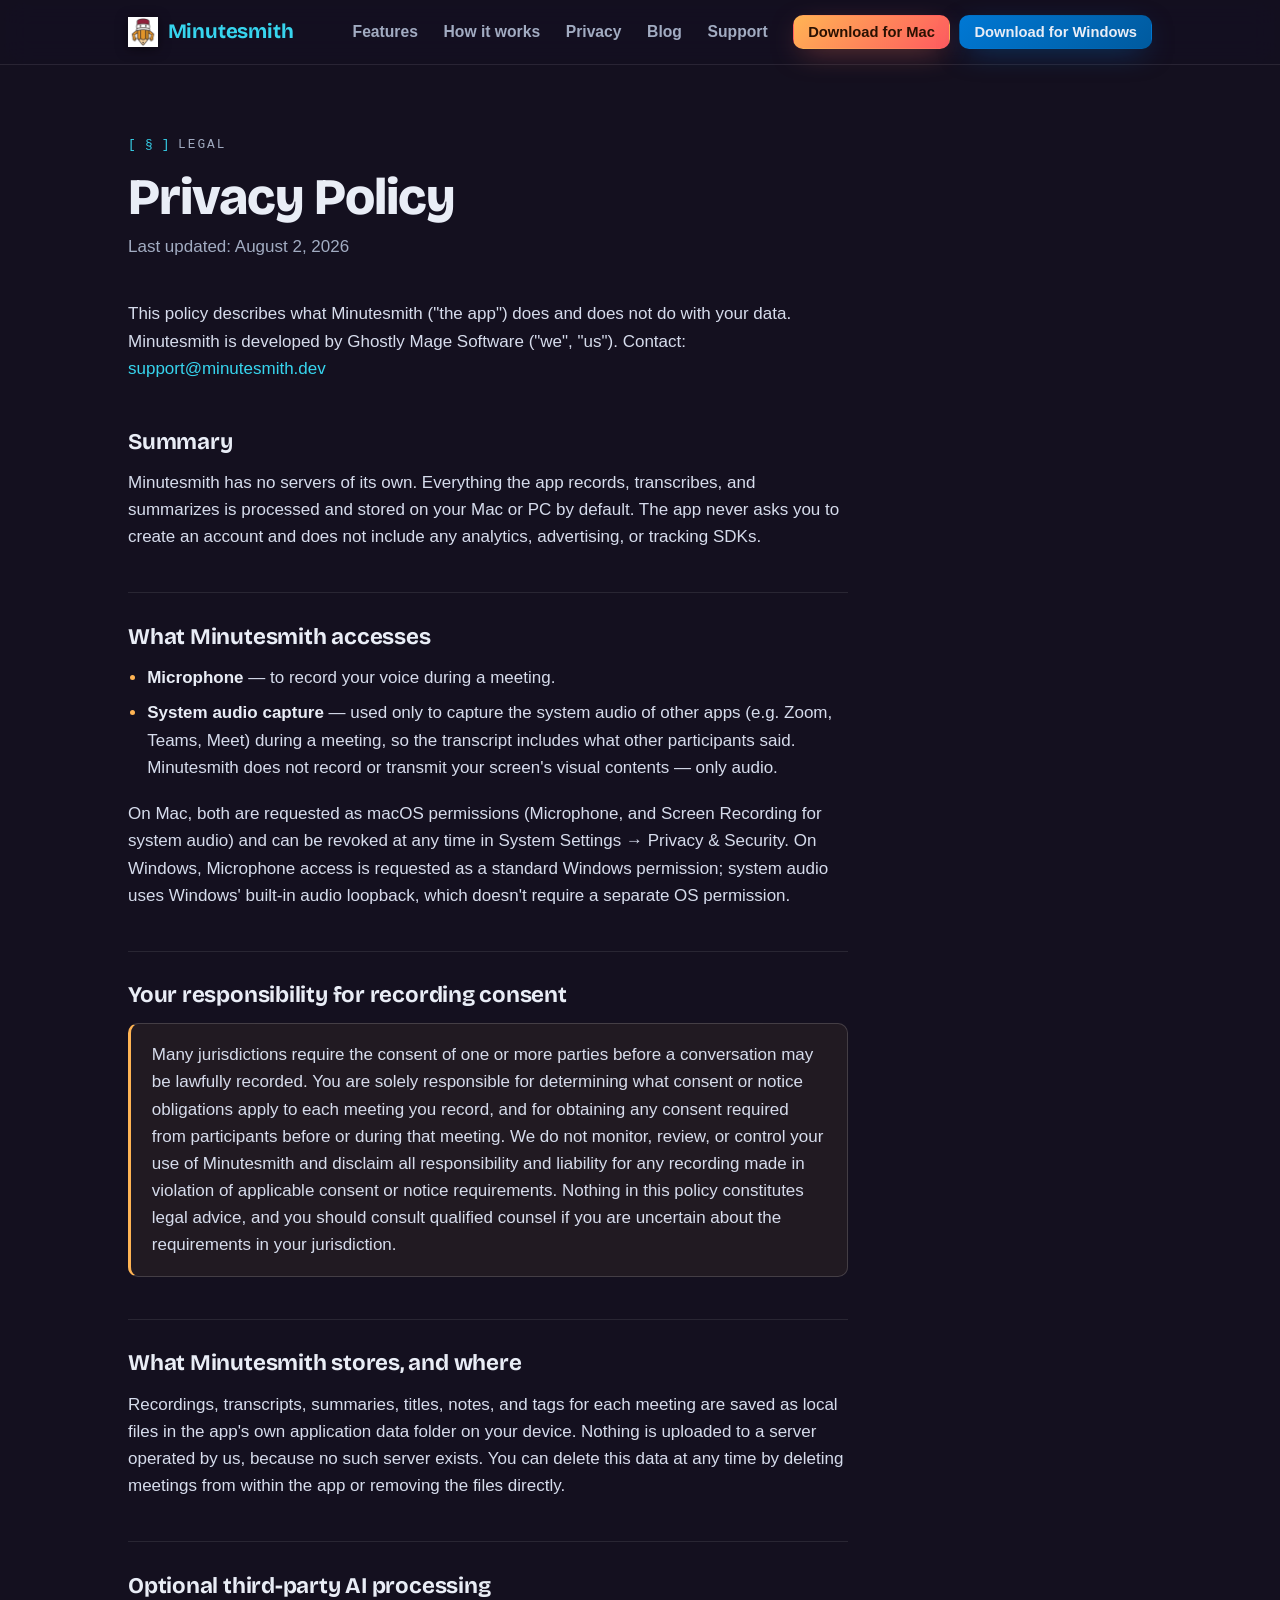
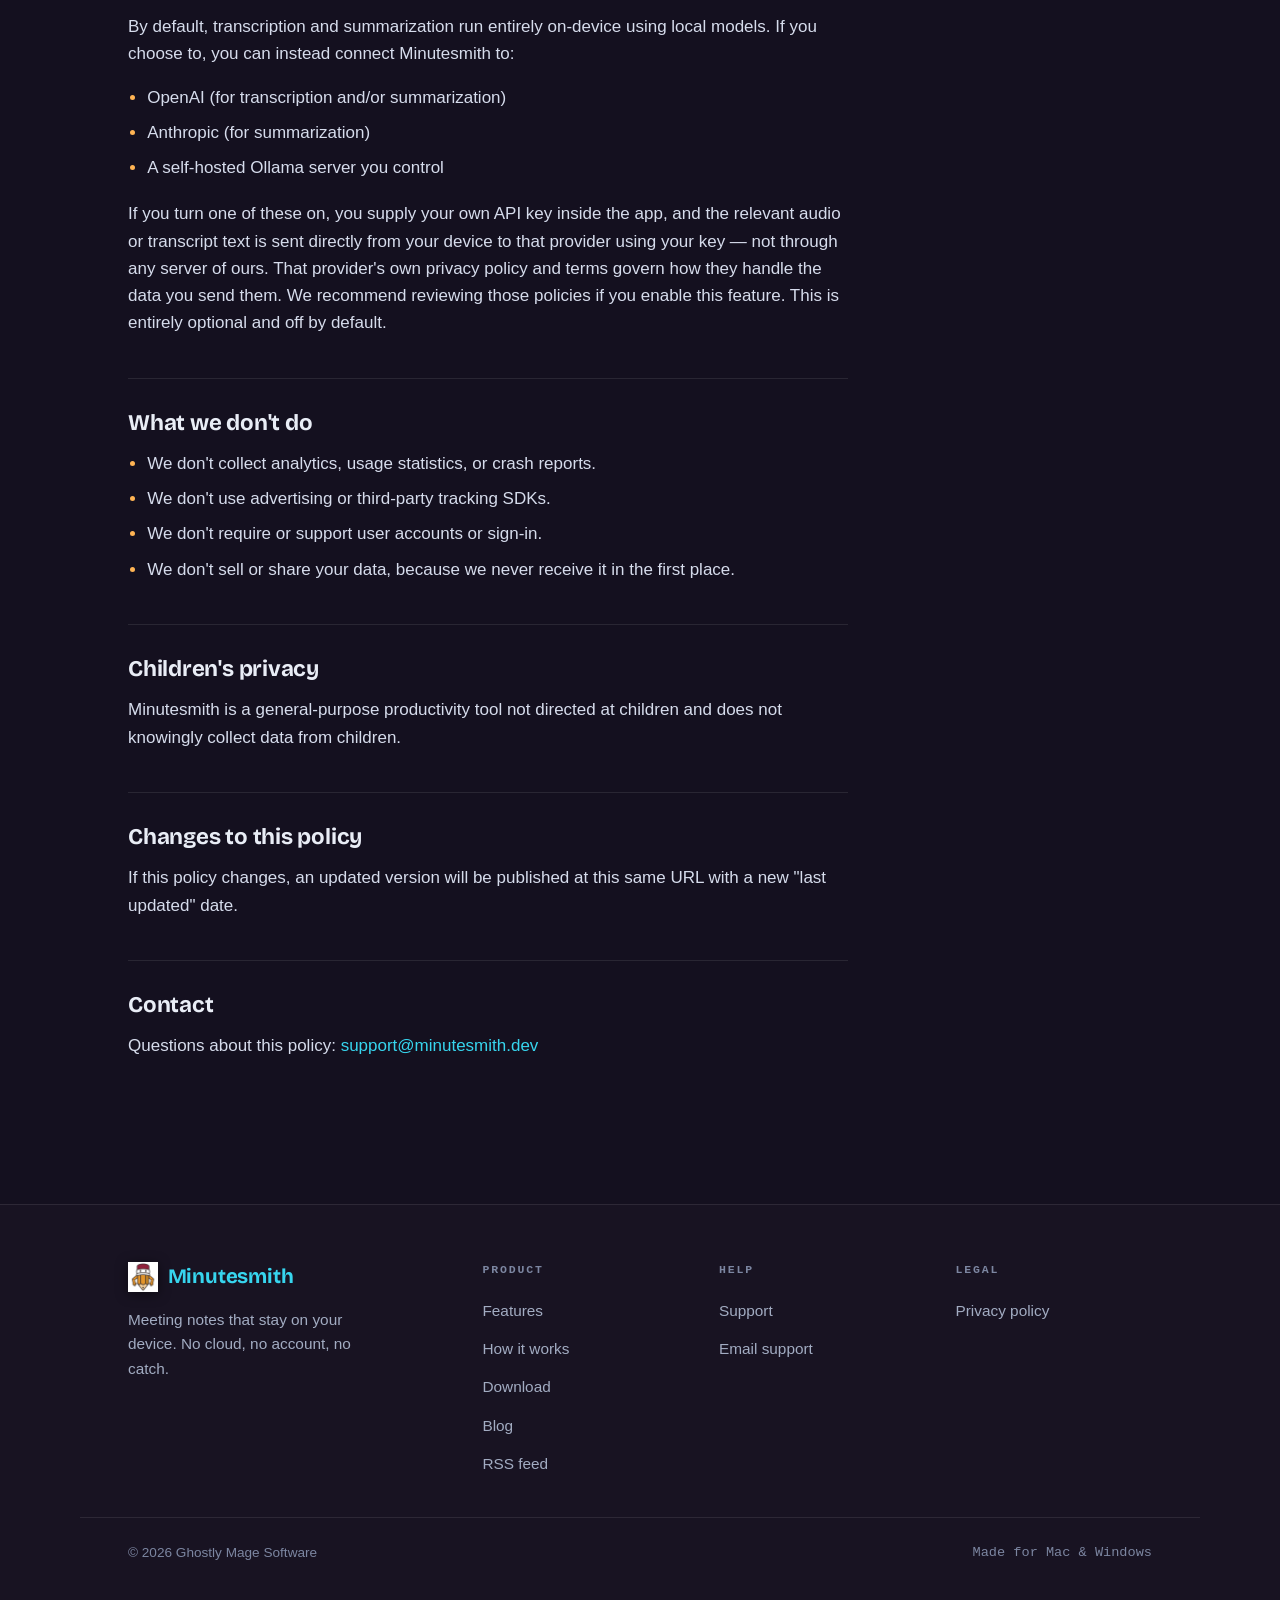
<file: privacy.html>
<!DOCTYPE html>
<html lang="en">
<head>
<meta charset="UTF-8">
<meta name="viewport" content="width=device-width, initial-scale=1.0">
<title>Minutesmith — Privacy Policy</title>
<meta name="description" content="How Minutesmith handles your data: on-device by default, no accounts, no analytics, and your recordings never leave your Mac or PC unless you choose otherwise.">
<link rel="icon" href="assets/minutesmith-icon.png">
<link rel="canonical" href="https://minutesmith.dev/privacy.html">
<meta property="og:title" content="Minutesmith — Privacy Policy">
<meta property="og:description" content="On-device by default, no accounts, no analytics — your recordings never leave your Mac or PC unless you choose otherwise.">
<meta property="og:image" content="https://minutesmith.dev/assets/og-card.png">
<meta property="og:image:width" content="1200">
<meta property="og:image:height" content="630">
<meta property="og:image:alt" content="Minutesmith social card — 'Meeting notes that never leave your Mac' — beside a screenshot of the app showing a meeting transcript and summary. Record, transcribe, and summarize 100% on-device.">
<meta property="og:url" content="https://minutesmith.dev/privacy.html">
<meta property="og:type" content="website">
<meta property="og:site_name" content="Minutesmith">
<meta name="twitter:card" content="summary_large_image">
<meta name="twitter:title" content="Minutesmith — Privacy Policy">
<meta name="twitter:description" content="On-device by default, no accounts, no analytics — your recordings never leave your Mac or PC unless you choose otherwise.">
<meta name="twitter:image" content="https://minutesmith.dev/assets/og-card.png">
<meta name="twitter:image:alt" content="Minutesmith social card — 'Meeting notes that never leave your Mac' — beside a screenshot of the app showing a meeting transcript and summary. Record, transcribe, and summarize 100% on-device.">
<link rel="preconnect" href="https://fonts.googleapis.com">
<link rel="preconnect" href="https://fonts.gstatic.com" crossorigin>
<link href="https://fonts.googleapis.com/css2?family=Bricolage+Grotesque:opsz,wght@12..96,400;12..96,600;12..96,700;12..96,800&display=swap" rel="stylesheet">
<link rel="stylesheet" href="styles.css">
<script src="nav.js" defer></script>
</head>
<body>

<!-- ── Header (shared) ─────────────────────────── -->
<header class="site-header">
  <div class="wrap bar">
    <a class="brand" href="./index.html">
      <img src="assets/minutesmith-icon.png" alt="">
      <span class="brand-name">Minutesmith</span>
    </a>
    <nav class="nav" id="primary-nav">
      <a class="nav-link" href="./features.html">Features</a>
      <a class="nav-link" href="./index.html#how">How it works</a>
      <a class="nav-link" href="./index.html#privacy">Privacy</a>
      <a class="nav-link" href="./blog/index.html">Blog</a>
      <a class="nav-link" href="./support.html">Support</a>
      <div class="nav-cta">
        <a class="btn btn-primary btn-sm" href="https://apps.apple.com/us/app/minutesmith/id6788589489?mt=12">Download for Mac</a>
        <a class="btn btn-windows btn-sm" href="https://minutesmith.lemonsqueezy.com/">Download for Windows</a>
      </div>
    </nav>
    <button class="nav-toggle" type="button" aria-label="Open menu" aria-controls="primary-nav" aria-expanded="false">
      <span></span><span></span><span></span>
    </button>
  </div>
</header>

<main class="wrap doc">

  <div class="doc-head">
    <p class="eyebrow"><span class="tick">[ § ]</span> <span class="label">Legal</span></p>
    <h1>Privacy Policy</h1>
    <p class="updated">Last updated: August 2, 2026</p>
  </div>

  <div class="article">

    <p>This policy describes what Minutesmith ("the app") does and does not do with your data. Minutesmith is developed by Ghostly Mage Software ("we", "us"). Contact: <a href="mailto:support@minutesmith.dev">support@minutesmith.dev</a></p>

    <h2>Summary</h2>
    <p>Minutesmith has no servers of its own. Everything the app records, transcribes, and summarizes is processed and stored on your Mac or PC by default. The app never asks you to create an account and does not include any analytics, advertising, or tracking SDKs.</p>

    <h2>What Minutesmith accesses</h2>
    <ul>
      <li><strong>Microphone</strong> — to record your voice during a meeting.</li>
      <li><strong>System audio capture</strong> — used only to capture the system audio of other apps (e.g. Zoom, Teams, Meet) during a meeting, so the transcript includes what other participants said. Minutesmith does not record or transmit your screen's visual contents — only audio.</li>
    </ul>
    <p>On Mac, both are requested as macOS permissions (Microphone, and Screen Recording for system audio) and can be revoked at any time in System Settings → Privacy &amp; Security. On Windows, Microphone access is requested as a standard Windows permission; system audio uses Windows' built-in audio loopback, which doesn't require a separate OS permission.</p>

    <h2>Your responsibility for recording consent</h2>
    <div class="callout">
      <p>Many jurisdictions require the consent of one or more parties before a conversation may be lawfully recorded. You are solely responsible for determining what consent or notice obligations apply to each meeting you record, and for obtaining any consent required from participants before or during that meeting. We do not monitor, review, or control your use of Minutesmith and disclaim all responsibility and liability for any recording made in violation of applicable consent or notice requirements. Nothing in this policy constitutes legal advice, and you should consult qualified counsel if you are uncertain about the requirements in your jurisdiction.</p>
    </div>

    <h2>What Minutesmith stores, and where</h2>
    <p>Recordings, transcripts, summaries, titles, notes, and tags for each meeting are saved as local files in the app's own application data folder on your device. Nothing is uploaded to a server operated by us, because no such server exists. You can delete this data at any time by deleting meetings from within the app or removing the files directly.</p>

    <h2>Optional third-party AI processing</h2>
    <p>By default, transcription and summarization run entirely on-device using local models. If you choose to, you can instead connect Minutesmith to:</p>
    <ul>
      <li>OpenAI (for transcription and/or summarization)</li>
      <li>Anthropic (for summarization)</li>
      <li>A self-hosted Ollama server you control</li>
    </ul>
    <p>If you turn one of these on, you supply your own API key inside the app, and the relevant audio or transcript text is sent directly from your device to that provider using your key — not through any server of ours. That provider's own privacy policy and terms govern how they handle the data you send them. We recommend reviewing those policies if you enable this feature. This is entirely optional and off by default.</p>

    <h2>What we don't do</h2>
    <ul>
      <li>We don't collect analytics, usage statistics, or crash reports.</li>
      <li>We don't use advertising or third-party tracking SDKs.</li>
      <li>We don't require or support user accounts or sign-in.</li>
      <li>We don't sell or share your data, because we never receive it in the first place.</li>
    </ul>

    <h2>Children's privacy</h2>
    <p>Minutesmith is a general-purpose productivity tool not directed at children and does not knowingly collect data from children.</p>

    <h2>Changes to this policy</h2>
    <p>If this policy changes, an updated version will be published at this same URL with a new "last updated" date.</p>

    <h2>Contact</h2>
    <p>Questions about this policy: <a href="mailto:support@minutesmith.dev">support@minutesmith.dev</a></p>

  </div>

</main>

<!-- ── Footer (shared) ─────────────────────────── -->
<footer class="site-footer">
  <div class="wrap cols">
    <div class="foot-brand">
      <a class="brand" href="./index.html">
        <img src="assets/minutesmith-icon.png" alt="">
        <span class="brand-name">Minutesmith</span>
      </a>
      <p>Meeting notes that stay on your device. No cloud, no account, no catch.</p>
    </div>
    <div class="foot-col">
      <h4>Product</h4>
      <ul>
        <li><a href="./features.html">Features</a></li>
        <li><a href="./index.html#how">How it works</a></li>
        <li><a href="./index.html#get">Download</a></li>
        <li><a href="./blog/index.html">Blog</a></li>
        <li><a href="./feed.xml">RSS feed</a></li>
      </ul>
    </div>
    <div class="foot-col">
      <h4>Help</h4>
      <ul>
        <li><a href="./support.html">Support</a></li>
        <li><a href="mailto:support@minutesmith.dev?subject=Minutesmith%20Support">Email support</a></li>
      </ul>
    </div>
    <div class="foot-col">
      <h4>Legal</h4>
      <ul>
        <li><a href="./privacy.html">Privacy policy</a></li>
      </ul>
    </div>
  </div>
  <div class="wrap baseline">
    <span>© 2026 Ghostly Mage Software</span>
    <span class="mono">Made for Mac &amp; Windows</span>
  </div>
</footer>

</body>
</html>
</file>
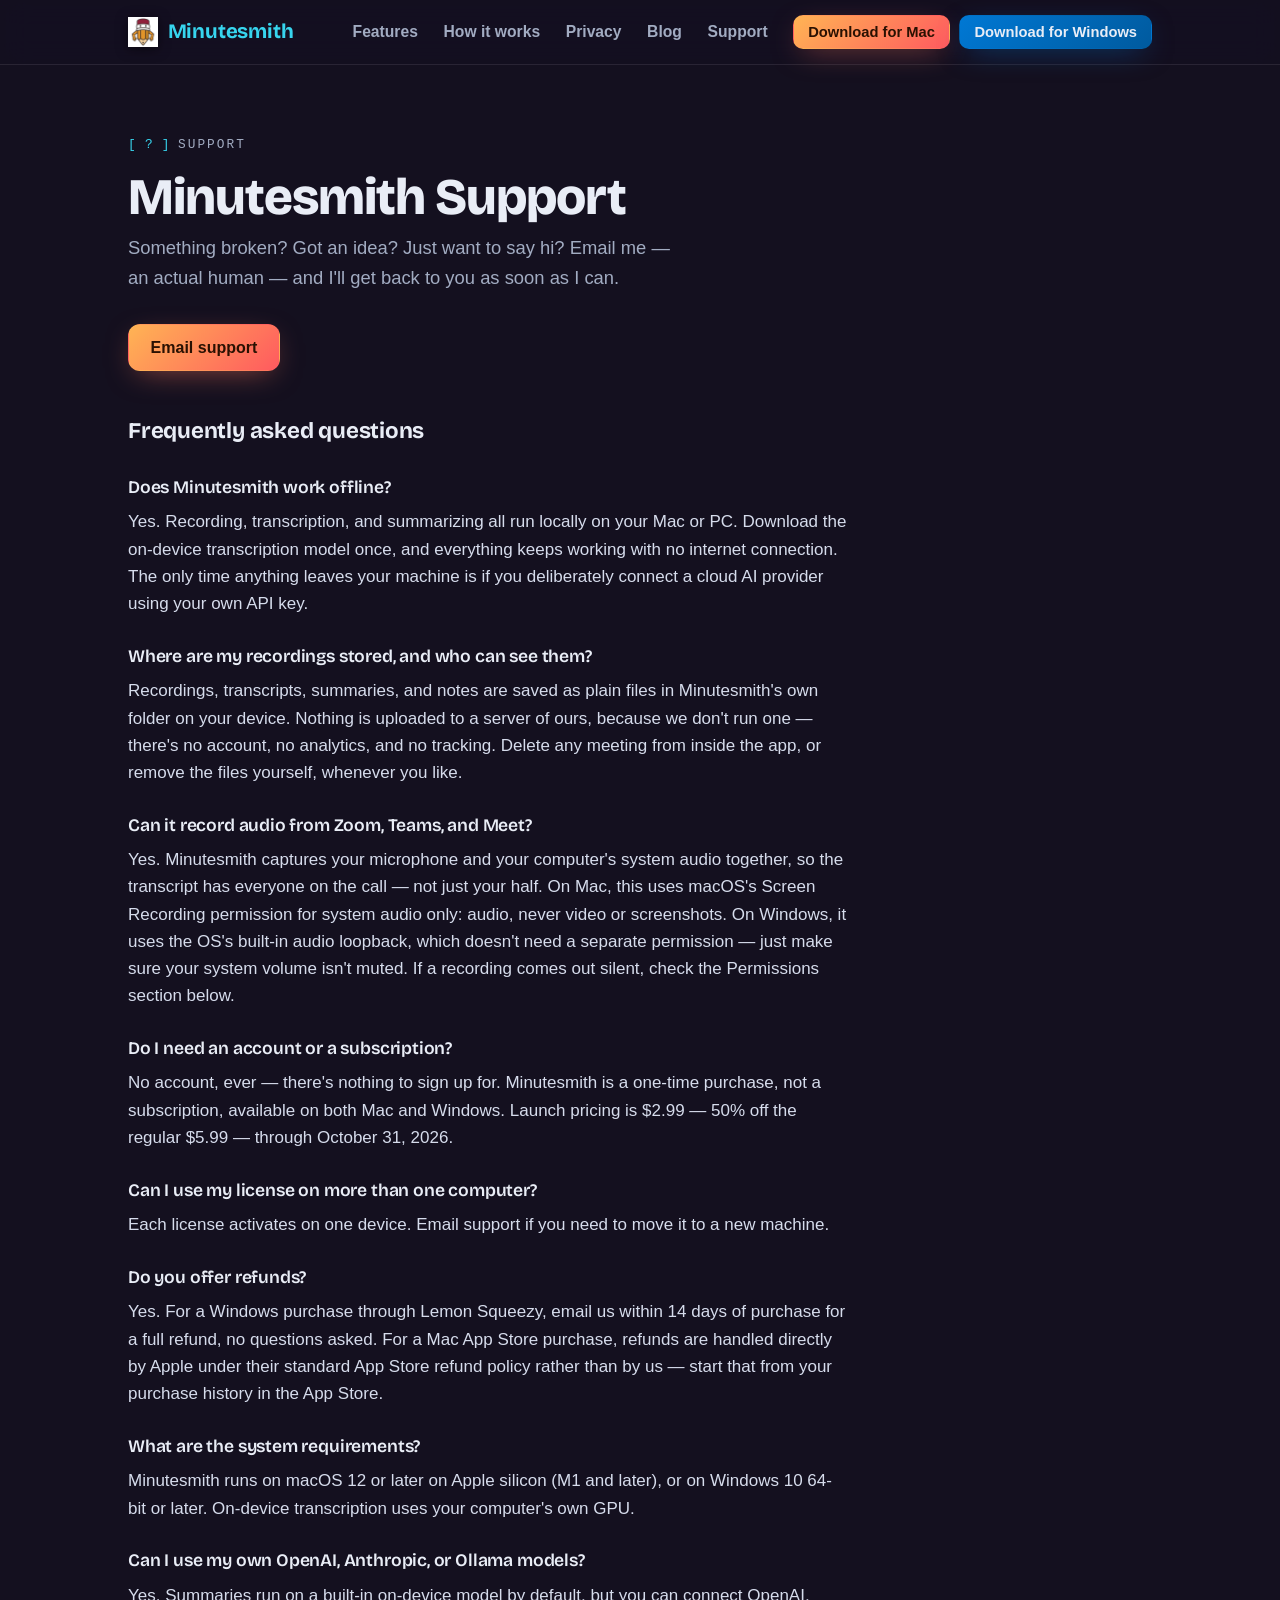
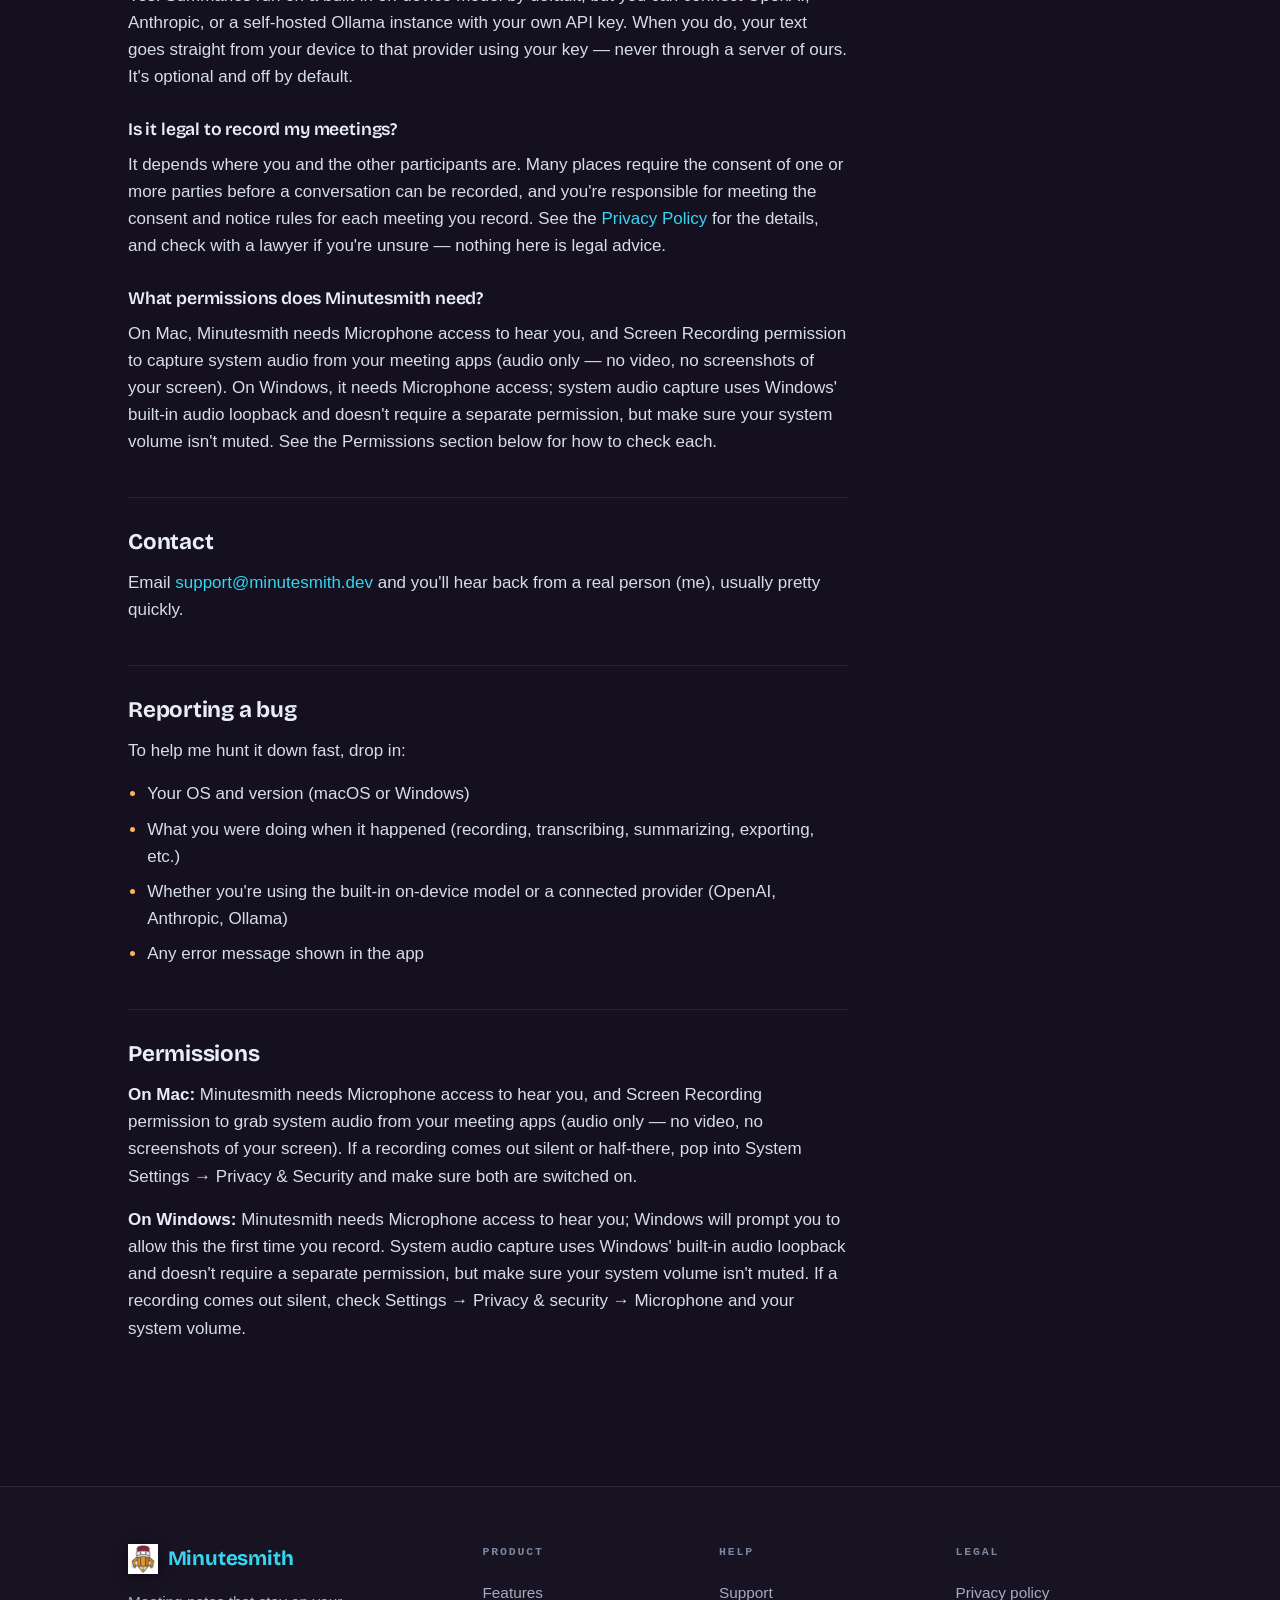
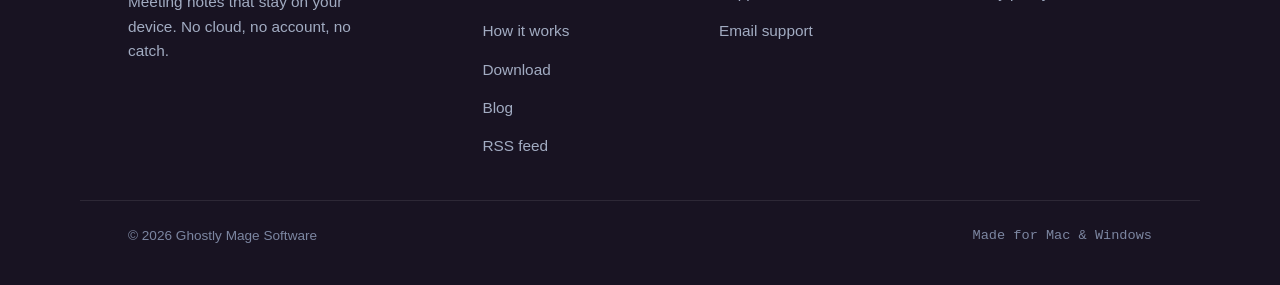
<file: support.html>
<!DOCTYPE html>
<html lang="en">
<head>
<meta charset="UTF-8">
<meta name="viewport" content="width=device-width, initial-scale=1.0">
<title>Minutesmith — Support</title>
<meta name="description" content="Get help with Minutesmith — report a bug, ask a question, or fix a recording permission issue.">
<link rel="icon" href="assets/minutesmith-icon.png">
<link rel="canonical" href="https://minutesmith.dev/support.html">
<meta property="og:title" content="Minutesmith — Support">
<meta property="og:description" content="Get help with Minutesmith — report a bug, ask a question, or fix a recording permission issue.">
<meta property="og:image" content="https://minutesmith.dev/assets/og-card.png">
<meta property="og:image:width" content="1200">
<meta property="og:image:height" content="630">
<meta property="og:image:alt" content="Minutesmith social card — 'Meeting notes that never leave your Mac' — beside a screenshot of the app showing a meeting transcript and summary. Record, transcribe, and summarize 100% on-device.">
<meta property="og:url" content="https://minutesmith.dev/support.html">
<meta property="og:type" content="website">
<meta property="og:site_name" content="Minutesmith">
<meta name="twitter:card" content="summary_large_image">
<meta name="twitter:title" content="Minutesmith — Support">
<meta name="twitter:description" content="Get help with Minutesmith — report a bug, ask a question, or fix a recording permission issue.">
<meta name="twitter:image" content="https://minutesmith.dev/assets/og-card.png">
<meta name="twitter:image:alt" content="Minutesmith social card — 'Meeting notes that never leave your Mac' — beside a screenshot of the app showing a meeting transcript and summary. Record, transcribe, and summarize 100% on-device.">
<link rel="preconnect" href="https://fonts.googleapis.com">
<link rel="preconnect" href="https://fonts.gstatic.com" crossorigin>
<link href="https://fonts.googleapis.com/css2?family=Bricolage+Grotesque:opsz,wght@12..96,400;12..96,600;12..96,700;12..96,800&display=swap" rel="stylesheet">
<link rel="stylesheet" href="styles.css">
<script src="nav.js" defer></script>
<script type="application/ld+json">
{
  "@context": "https://schema.org",
  "@type": "FAQPage",
  "mainEntity": [
    {
      "@type": "Question",
      "name": "Does Minutesmith work offline?",
      "acceptedAnswer": { "@type": "Answer", "text": "Yes. Recording, transcription, and summarizing all run locally on your Mac or PC. Download the on-device transcription model once, and everything keeps working with no internet connection. The only time anything leaves your machine is if you deliberately connect a cloud AI provider using your own API key." }
    },
    {
      "@type": "Question",
      "name": "Where are my recordings stored, and who can see them?",
      "acceptedAnswer": { "@type": "Answer", "text": "Recordings, transcripts, summaries, and notes are saved as plain files in Minutesmith's own folder on your device. Nothing is uploaded to a server of ours, because we don't run one — there's no account, no analytics, and no tracking. Delete any meeting from inside the app, or remove the files yourself, whenever you like." }
    },
    {
      "@type": "Question",
      "name": "Can it record audio from Zoom, Teams, and Meet?",
      "acceptedAnswer": { "@type": "Answer", "text": "Yes. Minutesmith captures your microphone and your computer's system audio together, so the transcript has everyone on the call — not just your half. On Mac, this uses macOS's Screen Recording permission for system audio only: audio, never video or screenshots. On Windows, it uses the OS's built-in audio loopback, which doesn't need a separate permission — just make sure your system volume isn't muted. If a recording comes out silent, check the Permissions section below." }
    },
    {
      "@type": "Question",
      "name": "Do I need an account or a subscription?",
      "acceptedAnswer": { "@type": "Answer", "text": "No account, ever — there's nothing to sign up for. Minutesmith is a one-time purchase, not a subscription, available on both Mac and Windows. Launch pricing is $2.99 — 50% off the regular $5.99 — through October 31, 2026." }
    },
    {
      "@type": "Question",
      "name": "Can I use my license on more than one computer?",
      "acceptedAnswer": { "@type": "Answer", "text": "Each license activates on one device. Email support if you need to move it to a new machine." }
    },
    {
      "@type": "Question",
      "name": "Do you offer refunds?",
      "acceptedAnswer": { "@type": "Answer", "text": "Yes. For a Windows purchase through Lemon Squeezy, email us within 14 days of purchase for a full refund, no questions asked. For a Mac App Store purchase, refunds are handled directly by Apple under their standard App Store refund policy rather than by us — start that from your purchase history in the App Store." }
    },
    {
      "@type": "Question",
      "name": "What are the system requirements?",
      "acceptedAnswer": { "@type": "Answer", "text": "Minutesmith runs on macOS 12 or later on Apple silicon (M1 and later), or on Windows 10 64-bit or later. On-device transcription uses your computer's own GPU." }
    },
    {
      "@type": "Question",
      "name": "Can I use my own OpenAI, Anthropic, or Ollama models?",
      "acceptedAnswer": { "@type": "Answer", "text": "Yes. Summaries run on a built-in on-device model by default, but you can connect OpenAI, Anthropic, or a self-hosted Ollama instance with your own API key. When you do, your text goes straight from your device to that provider using your key — never through a server of ours. It's optional and off by default." }
    },
    {
      "@type": "Question",
      "name": "Is it legal to record my meetings?",
      "acceptedAnswer": { "@type": "Answer", "text": "It depends where you and the other participants are. Many places require the consent of one or more parties before a conversation can be recorded, and you're responsible for meeting the consent and notice rules for each meeting you record. See the Privacy Policy for the details, and check with a lawyer if you're unsure — nothing here is legal advice." }
    },
    {
      "@type": "Question",
      "name": "What permissions does Minutesmith need?",
      "acceptedAnswer": { "@type": "Answer", "text": "On Mac, Minutesmith needs Microphone access to hear you, and Screen Recording permission to capture system audio from your meeting apps (audio only, never video or screenshots). On Windows, it needs Microphone access; system audio capture uses Windows' built-in audio loopback and doesn't require a separate permission, but make sure your system volume isn't muted. See the Permissions section below for how to check each." }
    }
  ]
}
</script>
</head>
<body>

<!-- ── Header (shared) ─────────────────────────── -->
<header class="site-header">
  <div class="wrap bar">
    <a class="brand" href="./index.html">
      <img src="assets/minutesmith-icon.png" alt="">
      <span class="brand-name">Minutesmith</span>
    </a>
    <nav class="nav" id="primary-nav">
      <a class="nav-link" href="./features.html">Features</a>
      <a class="nav-link" href="./index.html#how">How it works</a>
      <a class="nav-link" href="./index.html#privacy">Privacy</a>
      <a class="nav-link" href="./blog/index.html">Blog</a>
      <a class="nav-link" href="./support.html">Support</a>
      <div class="nav-cta">
        <a class="btn btn-primary btn-sm" href="https://apps.apple.com/us/app/minutesmith/id6788589489?mt=12">Download for Mac</a>
        <a class="btn btn-windows btn-sm" href="https://minutesmith.lemonsqueezy.com/">Download for Windows</a>
      </div>
    </nav>
    <button class="nav-toggle" type="button" aria-label="Open menu" aria-controls="primary-nav" aria-expanded="false">
      <span></span><span></span><span></span>
    </button>
  </div>
</header>

<main class="wrap doc">

  <div class="doc-head">
    <p class="eyebrow"><span class="tick">[ ? ]</span> <span class="label">Support</span></p>
    <h1>Minutesmith Support</h1>
    <p class="lead">Something broken? Got an idea? Just want to say hi? Email me — an actual human — and I'll get back to you as soon as I can.</p>
    <p style="margin-top:1.4rem">
      <a class="btn btn-primary mail-button" href="mailto:support@minutesmith.dev?subject=Minutesmith%20Support">Email support</a>
    </p>
  </div>

  <div class="article">

    <h2>Frequently asked questions</h2>

    <h3>Does Minutesmith work offline?</h3>
    <p>Yes. Recording, transcription, and summarizing all run locally on your Mac or PC. Download the on-device transcription model once, and everything keeps working with no internet connection. The only time anything leaves your machine is if you deliberately connect a cloud AI provider using your own API key.</p>

    <h3>Where are my recordings stored, and who can see them?</h3>
    <p>Recordings, transcripts, summaries, and notes are saved as plain files in Minutesmith's own folder on your device. Nothing is uploaded to a server of ours, because we don't run one — there's no account, no analytics, and no tracking. Delete any meeting from inside the app, or remove the files yourself, whenever you like.</p>

    <h3>Can it record audio from Zoom, Teams, and Meet?</h3>
    <p>Yes. Minutesmith captures your microphone and your computer's system audio together, so the transcript has everyone on the call — not just your half. On Mac, this uses macOS's Screen Recording permission for system audio only: audio, never video or screenshots. On Windows, it uses the OS's built-in audio loopback, which doesn't need a separate permission — just make sure your system volume isn't muted. If a recording comes out silent, check the Permissions section below.</p>

    <h3>Do I need an account or a subscription?</h3>
    <p>No account, ever — there's nothing to sign up for. Minutesmith is a one-time purchase, not a subscription, available on both Mac and Windows. Launch pricing is $2.99 — 50% off the regular $5.99 — through October 31, 2026.</p>

    <h3>Can I use my license on more than one computer?</h3>
    <p>Each license activates on one device. Email support if you need to move it to a new machine.</p>

    <h3>Do you offer refunds?</h3>
    <p>Yes. For a Windows purchase through Lemon Squeezy, email us within 14 days of purchase for a full refund, no questions asked. For a Mac App Store purchase, refunds are handled directly by Apple under their standard App Store refund policy rather than by us — start that from your purchase history in the App Store.</p>

    <h3>What are the system requirements?</h3>
    <p>Minutesmith runs on macOS 12 or later on Apple silicon (M1 and later), or on Windows 10 64-bit or later. On-device transcription uses your computer's own GPU.</p>

    <h3>Can I use my own OpenAI, Anthropic, or Ollama models?</h3>
    <p>Yes. Summaries run on a built-in on-device model by default, but you can connect OpenAI, Anthropic, or a self-hosted Ollama instance with your own API key. When you do, your text goes straight from your device to that provider using your key — never through a server of ours. It's optional and off by default.</p>

    <h3>Is it legal to record my meetings?</h3>
    <p>It depends where you and the other participants are. Many places require the consent of one or more parties before a conversation can be recorded, and you're responsible for meeting the consent and notice rules for each meeting you record. See the <a href="./privacy.html">Privacy Policy</a> for the details, and check with a lawyer if you're unsure — nothing here is legal advice.</p>

    <h3>What permissions does Minutesmith need?</h3>
    <p>On Mac, Minutesmith needs Microphone access to hear you, and Screen Recording permission to capture system audio from your meeting apps (audio only — no video, no screenshots of your screen). On Windows, it needs Microphone access; system audio capture uses Windows' built-in audio loopback and doesn't require a separate permission, but make sure your system volume isn't muted. See the Permissions section below for how to check each.</p>

    <h2>Contact</h2>
    <p>Email <a href="mailto:support@minutesmith.dev">support@minutesmith.dev</a> and you'll hear back from a real person (me), usually pretty quickly.</p>

    <h2>Reporting a bug</h2>
    <p>To help me hunt it down fast, drop in:</p>
    <ul>
      <li>Your OS and version (macOS or Windows)</li>
      <li>What you were doing when it happened (recording, transcribing, summarizing, exporting, etc.)</li>
      <li>Whether you're using the built-in on-device model or a connected provider (OpenAI, Anthropic, Ollama)</li>
      <li>Any error message shown in the app</li>
    </ul>

    <h2>Permissions</h2>
    <p><strong>On Mac:</strong> Minutesmith needs Microphone access to hear you, and Screen Recording permission to grab system audio from your meeting apps (audio only — no video, no screenshots of your screen). If a recording comes out silent or half-there, pop into System Settings → Privacy &amp; Security and make sure both are switched on.</p>
    <p><strong>On Windows:</strong> Minutesmith needs Microphone access to hear you; Windows will prompt you to allow this the first time you record. System audio capture uses Windows' built-in audio loopback and doesn't require a separate permission, but make sure your system volume isn't muted. If a recording comes out silent, check Settings → Privacy &amp; security → Microphone and your system volume.</p>

  </div>

</main>

<!-- ── Footer (shared) ─────────────────────────── -->
<footer class="site-footer">
  <div class="wrap cols">
    <div class="foot-brand">
      <a class="brand" href="./index.html">
        <img src="assets/minutesmith-icon.png" alt="">
        <span class="brand-name">Minutesmith</span>
      </a>
      <p>Meeting notes that stay on your device. No cloud, no account, no catch.</p>
    </div>
    <div class="foot-col">
      <h4>Product</h4>
      <ul>
        <li><a href="./features.html">Features</a></li>
        <li><a href="./index.html#how">How it works</a></li>
        <li><a href="./index.html#get">Download</a></li>
        <li><a href="./blog/index.html">Blog</a></li>
        <li><a href="./feed.xml">RSS feed</a></li>
      </ul>
    </div>
    <div class="foot-col">
      <h4>Help</h4>
      <ul>
        <li><a href="./support.html">Support</a></li>
        <li><a href="mailto:support@minutesmith.dev?subject=Minutesmith%20Support">Email support</a></li>
      </ul>
    </div>
    <div class="foot-col">
      <h4>Legal</h4>
      <ul>
        <li><a href="./privacy.html">Privacy policy</a></li>
      </ul>
    </div>
  </div>
  <div class="wrap baseline">
    <span>© 2026 Ghostly Mage Software</span>
    <span class="mono">Made for Mac &amp; Windows</span>
  </div>
</footer>

</body>
</html>
</file>
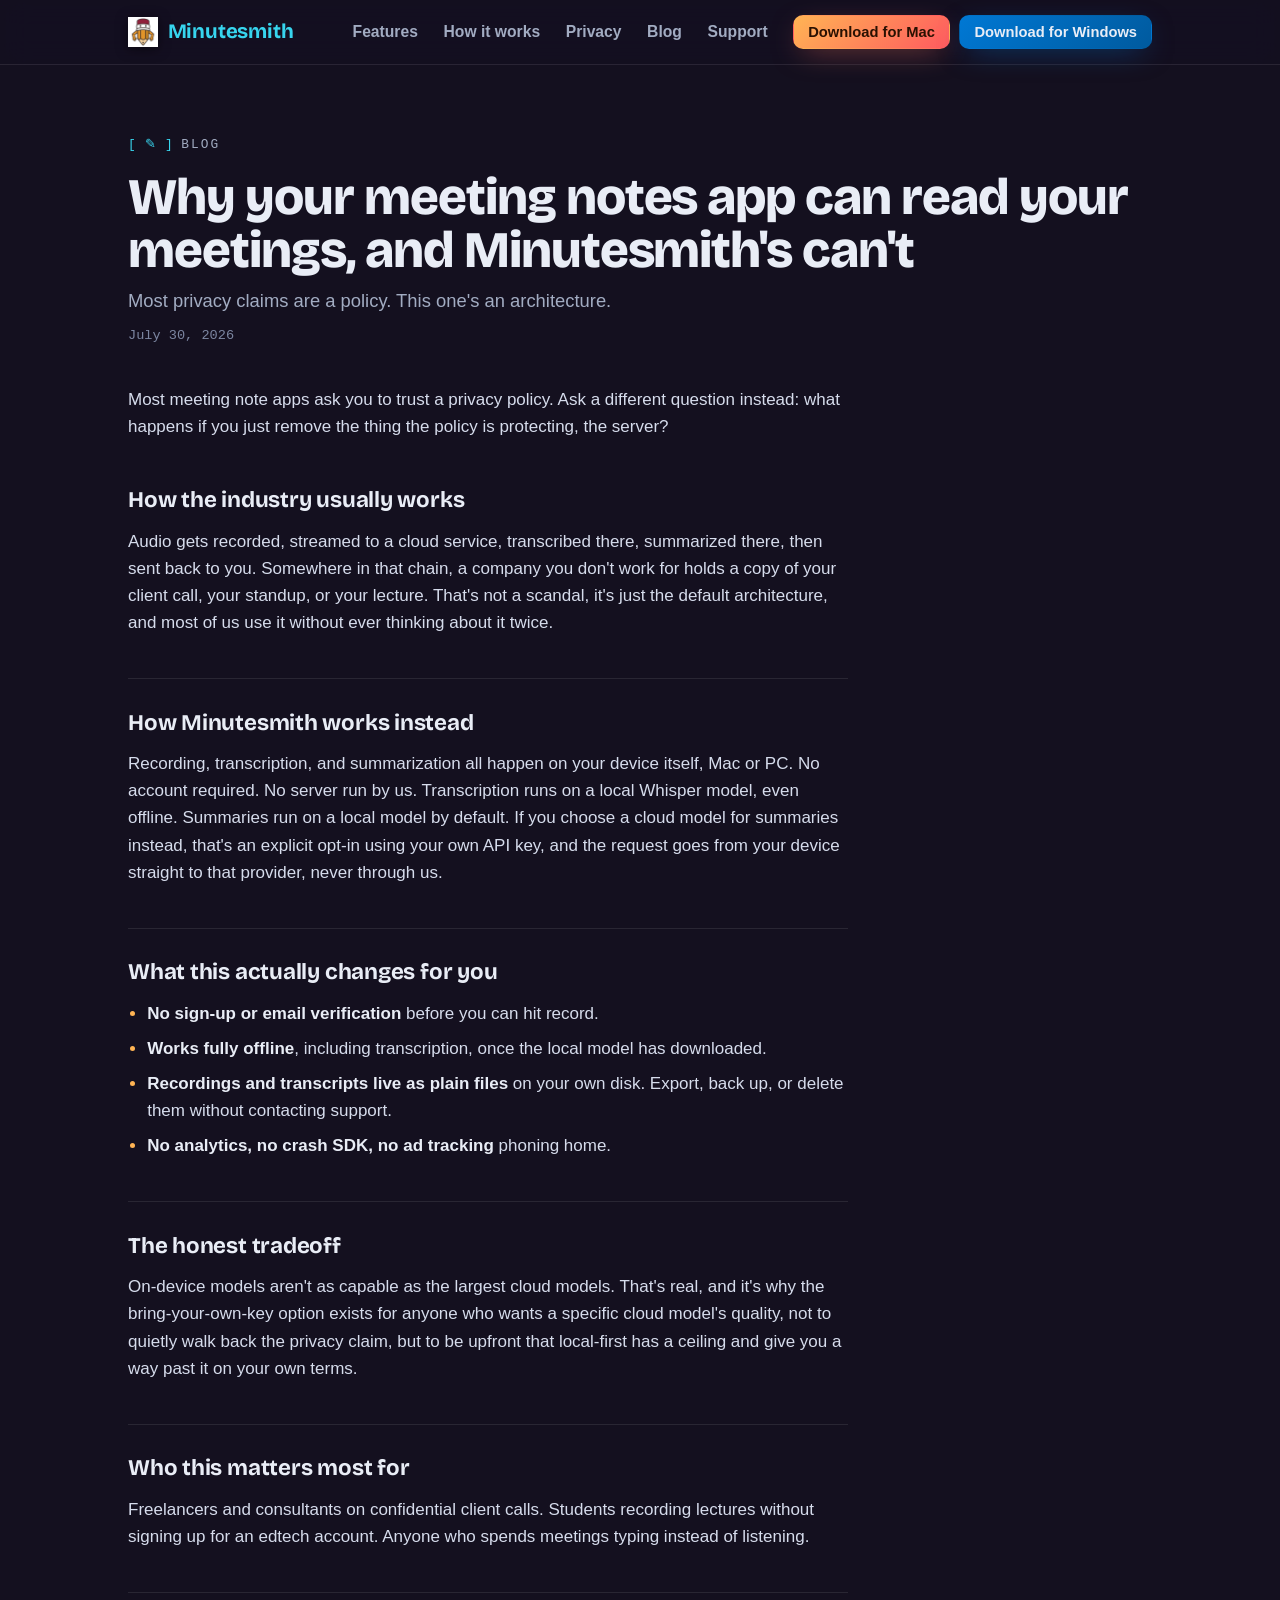
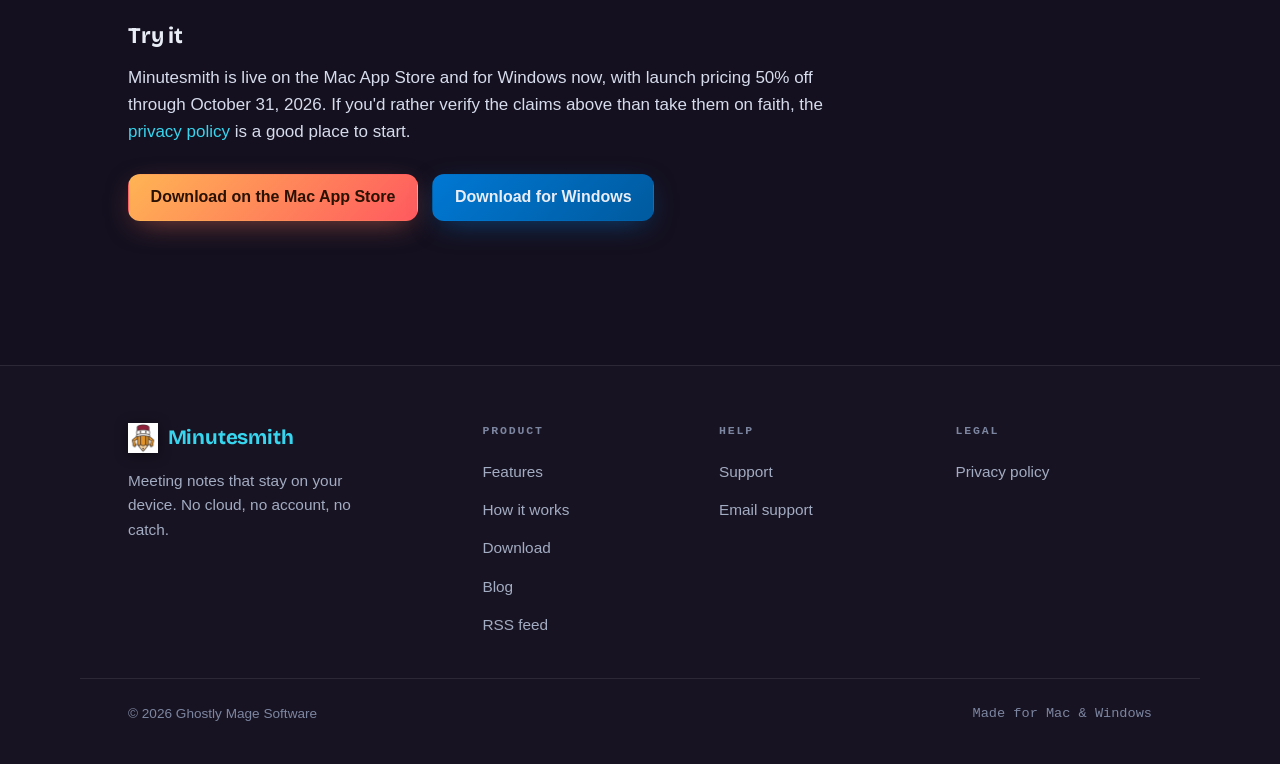
<file: blog/why-your-meeting-notes-app-can-read-your-meetings.html>
<!DOCTYPE html>
<html lang="en">
<head>
<meta charset="UTF-8">
<meta name="viewport" content="width=device-width, initial-scale=1.0">
<title>Why your meeting notes app can read your meetings, and Minutesmith's can't — Minutesmith Blog</title>
<meta name="description" content="Minutesmith records, transcribes, and summarizes meetings entirely on your Mac or PC. Here's why that's an architectural choice, not a policy promise.">
<link rel="icon" href="../assets/minutesmith-icon.png">
<link rel="canonical" href="https://minutesmith.dev/blog/why-your-meeting-notes-app-can-read-your-meetings.html">
<meta property="og:title" content="Why your meeting notes app can read your meetings, and Minutesmith's can't">
<meta property="og:description" content="Most privacy claims are a policy. This one's an architecture.">
<meta property="og:image" content="https://minutesmith.dev/assets/og-card.png">
<meta property="og:image:width" content="1200">
<meta property="og:image:height" content="630">
<meta property="og:image:alt" content="Minutesmith social card — 'Meeting notes that never leave your Mac' — beside a screenshot of the app showing a meeting transcript and summary. Record, transcribe, and summarize 100% on-device.">
<meta property="og:url" content="https://minutesmith.dev/blog/why-your-meeting-notes-app-can-read-your-meetings.html">
<meta property="og:type" content="article">
<meta property="og:site_name" content="Minutesmith">
<meta name="twitter:card" content="summary_large_image">
<meta name="twitter:title" content="Why your meeting notes app can read your meetings, and Minutesmith's can't">
<meta name="twitter:description" content="Most privacy claims are a policy. This one's an architecture.">
<meta name="twitter:image" content="https://minutesmith.dev/assets/og-card.png">
<meta name="twitter:image:alt" content="Minutesmith social card — 'Meeting notes that never leave your Mac' — beside a screenshot of the app showing a meeting transcript and summary. Record, transcribe, and summarize 100% on-device.">
<link rel="preconnect" href="https://fonts.googleapis.com">
<link rel="preconnect" href="https://fonts.gstatic.com" crossorigin>
<link href="https://fonts.googleapis.com/css2?family=Bricolage+Grotesque:opsz,wght@12..96,400;12..96,600;12..96,700;12..96,800&display=swap" rel="stylesheet">
<link rel="stylesheet" href="../styles.css">
<script src="../nav.js" defer></script>
</head>
<body>

<!-- ── Header (shared) ─────────────────────────── -->
<header class="site-header">
  <div class="wrap bar">
    <a class="brand" href="../index.html">
      <img src="../assets/minutesmith-icon.png" alt="">
      <span class="brand-name">Minutesmith</span>
    </a>
    <nav class="nav" id="primary-nav">
      <a class="nav-link" href="../features.html">Features</a>
      <a class="nav-link" href="../index.html#how">How it works</a>
      <a class="nav-link" href="../index.html#privacy">Privacy</a>
      <a class="nav-link" href="./index.html">Blog</a>
      <a class="nav-link" href="../support.html">Support</a>
      <div class="nav-cta">
        <a class="btn btn-primary btn-sm" href="https://apps.apple.com/us/app/minutesmith/id6788589489?mt=12">Download for Mac</a>
        <a class="btn btn-windows btn-sm" href="https://minutesmith.lemonsqueezy.com/">Download for Windows</a>
      </div>
    </nav>
    <button class="nav-toggle" type="button" aria-label="Open menu" aria-controls="primary-nav" aria-expanded="false">
      <span></span><span></span><span></span>
    </button>
  </div>
</header>

<main class="wrap doc">

  <div class="doc-head">
    <p class="eyebrow"><span class="tick">[ ✎ ]</span> <span class="label">Blog</span></p>
    <h1>Why your meeting notes app can read your meetings, and Minutesmith's can't</h1>
    <p class="lead">Most privacy claims are a policy. This one's an architecture.</p>
    <p class="post-meta">July 30, 2026</p>
  </div>

  <div class="article">

    <p>Most meeting note apps ask you to trust a privacy policy. Ask a different question instead: what happens if you just remove the thing the policy is protecting, the server?</p>

    <h2>How the industry usually works</h2>
    <p>Audio gets recorded, streamed to a cloud service, transcribed there, summarized there, then sent back to you. Somewhere in that chain, a company you don't work for holds a copy of your client call, your standup, or your lecture. That's not a scandal, it's just the default architecture, and most of us use it without ever thinking about it twice.</p>

    <h2>How Minutesmith works instead</h2>
    <p>Recording, transcription, and summarization all happen on your device itself, Mac or PC. No account required. No server run by us. Transcription runs on a local Whisper model, even offline. Summaries run on a local model by default. If you choose a cloud model for summaries instead, that's an explicit opt-in using your own API key, and the request goes from your device straight to that provider, never through us.</p>

    <h2>What this actually changes for you</h2>
    <ul>
      <li><strong>No sign-up or email verification</strong> before you can hit record.</li>
      <li><strong>Works fully offline</strong>, including transcription, once the local model has downloaded.</li>
      <li><strong>Recordings and transcripts live as plain files</strong> on your own disk. Export, back up, or delete them without contacting support.</li>
      <li><strong>No analytics, no crash SDK, no ad tracking</strong> phoning home.</li>
    </ul>

    <h2>The honest tradeoff</h2>
    <p>On-device models aren't as capable as the largest cloud models. That's real, and it's why the bring-your-own-key option exists for anyone who wants a specific cloud model's quality, not to quietly walk back the privacy claim, but to be upfront that local-first has a ceiling and give you a way past it on your own terms.</p>

    <h2>Who this matters most for</h2>
    <p>Freelancers and consultants on confidential client calls. Students recording lectures without signing up for an edtech account. Anyone who spends meetings typing instead of listening.</p>

    <h2>Try it</h2>
    <p>Minutesmith is live on the Mac App Store and for Windows now, with launch pricing 50% off through October 31, 2026. If you'd rather verify the claims above than take them on faith, the <a href="../privacy.html">privacy policy</a> is a good place to start.</p>

    <p style="margin-top:1.8rem"><span class="cta-row" style="display:inline-flex"><a class="btn btn-primary" href="https://apps.apple.com/us/app/minutesmith/id6788589489?mt=12">Download on the Mac App Store</a><a class="btn btn-windows" href="https://minutesmith.lemonsqueezy.com/">Download for Windows</a></span></p>

  </div>

</main>

<!-- ── Footer (shared) ─────────────────────────── -->
<footer class="site-footer">
  <div class="wrap cols">
    <div class="foot-brand">
      <a class="brand" href="../index.html">
        <img src="../assets/minutesmith-icon.png" alt="">
        <span class="brand-name">Minutesmith</span>
      </a>
      <p>Meeting notes that stay on your device. No cloud, no account, no catch.</p>
    </div>
    <div class="foot-col">
      <h4>Product</h4>
      <ul>
        <li><a href="../features.html">Features</a></li>
        <li><a href="../index.html#how">How it works</a></li>
        <li><a href="../index.html#get">Download</a></li>
        <li><a href="./index.html">Blog</a></li>
        <li><a href="../feed.xml">RSS feed</a></li>
      </ul>
    </div>
    <div class="foot-col">
      <h4>Help</h4>
      <ul>
        <li><a href="../support.html">Support</a></li>
        <li><a href="mailto:support@minutesmith.dev?subject=Minutesmith%20Support">Email support</a></li>
      </ul>
    </div>
    <div class="foot-col">
      <h4>Legal</h4>
      <ul>
        <li><a href="../privacy.html">Privacy policy</a></li>
      </ul>
    </div>
  </div>
  <div class="wrap baseline">
    <span>© 2026 Ghostly Mage Software</span>
    <span class="mono">Made for Mac &amp; Windows</span>
  </div>
</footer>

</body>
</html>
</file>
<file: styles.css>
/* ============================================================
   Minutesmith — site design system ("The Smithy")
   Palette + type derived from the app (src/App.css) and the
   pencil-smith mascot. Dark forge workshop; warm amber/ember
   forge-glow, cool cyan "refined minutes" accent.
   ============================================================ */

:root {
  /* Surfaces — from app --bg-dark / --bg-sidebar */
  --ink:          #14101f;
  --ink-2:        #181322;
  --raised:       #1e1830;
  --raised-2:     #241d3a;

  /* Text */
  --text:         #e9edf6;
  --muted:        #a2acc2;
  --faint:        #7c86a1;

  /* Accents */
  --refined:      #37d5ee;   /* app --accent (cyan) — "finished minutes" */
  --refined-deep: #0891b2;
  --forge:        #ffb454;   /* app --amber — forge glow */
  --ember:        #ff5a5f;   /* app --record — hot metal / CTA */
  --green:        #3ddc97;   /* app --green */
  --maroon:       #8e2143;   /* mascot cap */

  /* Lines */
  --border:        rgba(255, 255, 255, 0.09);
  --border-strong: rgba(255, 255, 255, 0.16);

  /* Type */
  --display: "Bricolage Grotesque", -apple-system, BlinkMacSystemFont, sans-serif;
  --body:    -apple-system, BlinkMacSystemFont, "Segoe UI", Roboto, Helvetica, Arial, sans-serif;
  --mono:    ui-monospace, "SF Mono", "JetBrains Mono", Menlo, monospace;

  /* Layout */
  --page:  1120px;
  --gutter: clamp(1.25rem, 4vw, 3rem);
  --radius: 16px;
}

* , *::before, *::after { box-sizing: border-box; }

html { scroll-behavior: smooth; }
@media (prefers-reduced-motion: reduce) { html { scroll-behavior: auto; } }

body {
  margin: 0;
  font-family: var(--body);
  font-size: 17px;
  line-height: 1.6;
  color: var(--text);
  background: var(--ink);
  -webkit-font-smoothing: antialiased;
  text-rendering: optimizeLegibility;
  overflow-x: hidden;
}

a { color: var(--refined); text-decoration: none; }
a:hover { text-decoration: underline; text-underline-offset: 3px; }

img { max-width: 100%; height: auto; display: block; }

:focus-visible {
  outline: 2px solid var(--refined);
  outline-offset: 3px;
  border-radius: 4px;
}

/* ── Shared shell ─────────────────────────────── */

.wrap {
  width: 100%;
  max-width: var(--page);
  margin-inline: auto;
  padding-inline: var(--gutter);
}

.eyebrow {
  font-family: var(--mono);
  font-size: 0.8rem;
  letter-spacing: 0.06em;
  color: var(--forge);
  margin: 0 0 1rem;
  display: inline-flex;
  align-items: baseline;
  gap: 0.6em;
}
.eyebrow .tick { color: var(--refined); }
.eyebrow .label { text-transform: uppercase; letter-spacing: 0.16em; color: var(--muted); }

/* ── Buttons ──────────────────────────────────── */

.btn {
  display: inline-flex;
  align-items: center;
  gap: 0.55em;
  font-family: var(--body);
  font-weight: 650;
  font-size: 1rem;
  line-height: 1;
  padding: 0.9em 1.35em;
  border-radius: 12px;
  border: 1px solid transparent;
  cursor: pointer;
  transition: transform 0.15s ease, box-shadow 0.2s ease, background 0.2s ease, border-color 0.2s ease;
  white-space: nowrap;
}
.btn:hover { text-decoration: none; }

/* Primary = hot metal (forge → ember) */
.btn-primary {
  color: #2a1102;
  background: linear-gradient(135deg, var(--forge), var(--ember));
  box-shadow: 0 8px 30px -10px rgba(255, 120, 90, 0.6);
}
.btn-primary:hover {
  transform: translateY(-2px);
  box-shadow: 0 14px 40px -12px rgba(255, 120, 90, 0.75);
}

/* Windows = Windows blue */
.btn-windows {
  color: var(--text);
  background: linear-gradient(135deg, #0078d4, #005a9e);
  box-shadow: 0 8px 30px -10px rgba(0, 120, 212, 0.6);
}
.btn-windows:hover {
  transform: translateY(-2px);
  box-shadow: 0 14px 40px -12px rgba(0, 120, 212, 0.75);
}
.btn-disabled,
.btn-disabled:hover {
  cursor: not-allowed;
  opacity: 0.55;
  filter: grayscale(0.4);
  box-shadow: none;
  transform: none;
}

/* Ghost = quiet secondary */
.btn-ghost {
  color: var(--text);
  background: rgba(255, 255, 255, 0.04);
  border-color: var(--border-strong);
}
.btn-ghost:hover { border-color: var(--refined); color: var(--refined); }

.btn-sm { padding: 0.6em 0.95em; font-size: 0.92rem; border-radius: 10px; }

@media (prefers-reduced-motion: reduce) {
  .btn:hover { transform: none; }
}

/* ── Header ───────────────────────────────────── */

.site-header {
  position: sticky;
  top: 0;
  z-index: 50;
  background: rgba(20, 16, 31, 0.72);
  backdrop-filter: saturate(160%) blur(14px);
  -webkit-backdrop-filter: saturate(160%) blur(14px);
  border-bottom: 1px solid var(--border);
}
.site-header .bar {
  display: flex;
  align-items: center;
  justify-content: space-between;
  height: 64px;
  gap: 1rem;
}
.brand {
  display: inline-flex;
  align-items: center;
  gap: 0.6rem;
  color: var(--text);
  font-weight: 600;
}
.brand:hover { text-decoration: none; }
.brand img { width: 30px; height: 30px; filter: drop-shadow(0 2px 6px rgba(0,0,0,0.5)); }
.brand .brand-name {
  font-family: var(--display);
  font-weight: 700;
  font-size: 1.28rem;
  letter-spacing: -0.01em;
  color: var(--refined);
}
.nav {
  display: flex;
  align-items: center;
  gap: 1.6rem;
}
.nav a.nav-link {
  color: var(--muted);
  font-size: 0.98rem;
  font-weight: 550;
}
.nav a.nav-link:hover { color: var(--text); text-decoration: none; }

/* Hamburger — hidden on desktop, shown ≤720px */
.nav-toggle {
  display: none;
  width: 44px;
  height: 44px;
  padding: 0;
  background: transparent;
  border: 0;
  cursor: pointer;
  flex-direction: column;
  align-items: center;
  justify-content: center;
  gap: 5px;
}
.nav-toggle span {
  display: block;
  width: 22px;
  height: 2px;
  background: var(--text);
  border-radius: 2px;
  transition: transform 0.2s ease, opacity 0.2s ease;
}
.nav-toggle[aria-expanded="true"] span:nth-child(1) { transform: translateY(7px) rotate(45deg); }
.nav-toggle[aria-expanded="true"] span:nth-child(2) { opacity: 0; }
.nav-toggle[aria-expanded="true"] span:nth-child(3) { transform: translateY(-7px) rotate(-45deg); }

@media (max-width: 720px) {
  .nav-toggle { display: flex; }

  /* Links collapse into a dropdown panel under the sticky bar */
  .nav {
    position: absolute;
    top: 64px;
    left: 0;
    right: 0;
    display: none;
    flex-direction: column;
    align-items: stretch;
    gap: 0;
    padding: 0.4rem 0 1rem;
    background: rgba(20, 16, 31, 0.97);
    backdrop-filter: saturate(160%) blur(14px);
    -webkit-backdrop-filter: saturate(160%) blur(14px);
    border-bottom: 1px solid var(--border);
    box-shadow: 0 24px 44px -24px rgba(0, 0, 0, 0.75);
  }
  .nav.open { display: flex; }
  .nav .nav-link {
    padding: 0.95rem var(--gutter);
    font-size: 1.05rem;
    color: var(--text);
    border-top: 1px solid var(--border);
  }
  .nav .nav-link:first-child { border-top: 0; }
  .nav .btn-primary,
  .nav .btn-windows {
    display: flex;
    justify-content: center;
    margin: 1rem var(--gutter) 0.25rem;
    padding: 0.9em 1.3em;
    font-size: 1rem;
    border-radius: 12px;
  }
}
@media (prefers-reduced-motion: reduce) {
  .nav-toggle span { transition: none; }
}

/* ── Footer ───────────────────────────────────── */

.site-footer {
  margin-top: 6rem;
  border-top: 1px solid var(--border);
  background: var(--ink-2);
}
.site-footer .cols {
  display: grid;
  grid-template-columns: 1.6fr repeat(3, 1fr);
  gap: 2.5rem;
  padding-block: 3.5rem 2.5rem;
}
.foot-brand .brand { margin-bottom: 0.9rem; }
.foot-brand p { color: var(--muted); max-width: 30ch; margin: 0; font-size: 0.96rem; }
.foot-col h4 {
  font-family: var(--mono);
  font-size: 0.72rem;
  text-transform: uppercase;
  letter-spacing: 0.16em;
  color: var(--faint);
  margin: 0 0 1.1rem;
}
.foot-col ul { list-style: none; margin: 0; padding: 0; display: grid; gap: 0.7rem; }
.foot-col a { color: var(--muted); font-size: 0.96rem; }
.foot-col a:hover { color: var(--text); text-decoration: none; }
.site-footer .baseline {
  display: flex;
  justify-content: space-between;
  gap: 1rem;
  flex-wrap: wrap;
  padding-block: 1.5rem 2.5rem;
  border-top: 1px solid var(--border);
  color: var(--faint);
  font-size: 0.85rem;
}
.site-footer .baseline .mono { font-family: var(--mono); }

@media (max-width: 720px) {
  .site-footer .cols { grid-template-columns: 1fr 1fr; gap: 2rem; }
  .foot-brand { grid-column: 1 / -1; }
}

/* ============================================================
   Landing page
   ============================================================ */

.hero {
  position: relative;
  padding-block: clamp(3.5rem, 9vw, 7rem) clamp(2rem, 5vw, 3.5rem);
  overflow: hidden;
  text-align: center;
}
/* forge glow — the signature light */
.hero::before {
  content: "";
  position: absolute;
  inset: -20% -10% auto -10%;
  height: 70%;
  background:
    radial-gradient(60% 70% at 50% 0%, rgba(255, 180, 84, 0.20), transparent 62%),
    radial-gradient(48% 60% at 72% 18%, rgba(255, 90, 95, 0.14), transparent 60%),
    radial-gradient(50% 65% at 26% 22%, rgba(55, 213, 238, 0.12), transparent 62%);
  filter: blur(6px);
  z-index: 0;
  pointer-events: none;
}
.hero > * { position: relative; z-index: 1; }

.hero .badge {
  display: inline-flex;
  align-items: center;
  gap: 0.5em;
  font-family: var(--mono);
  font-size: 0.78rem;
  letter-spacing: 0.08em;
  color: var(--muted);
  background: rgba(255, 255, 255, 0.05);
  border: 1px solid var(--border);
  padding: 0.5em 0.9em;
  border-radius: 999px;
  margin-bottom: 1.8rem;
}
.hero .badge .dot {
  width: 7px; height: 7px; border-radius: 50%;
  background: var(--green);
  box-shadow: 0 0 10px var(--green);
}
.nav-cta {
  display: flex;
  align-items: stretch;
  gap: 0.6rem;
}
.cta-row {
  display: flex;
  align-items: stretch;
  gap: 0.9rem;
  flex-wrap: wrap;
}
@media (max-width: 720px) {
  .nav .nav-cta {
    justify-content: center;
    flex-wrap: wrap;
    margin: 1rem var(--gutter) 0.25rem;
  }
  .nav .nav-cta .btn-primary,
  .nav .nav-cta .btn-windows { margin: 0; }
}
.hero h1 {
  font-family: var(--display);
  font-weight: 800;
  font-size: clamp(2.9rem, 8vw, 5.4rem);
  line-height: 0.96;
  letter-spacing: -0.025em;
  margin: 0 0 1.2rem;
}
.hero h1 .out {
  background: linear-gradient(120deg, var(--forge), var(--ember));
  -webkit-background-clip: text;
  background-clip: text;
  color: transparent;
}
.hero .lead {
  font-size: clamp(1.1rem, 2.4vw, 1.35rem);
  color: var(--muted);
  max-width: 46ch;
  margin: 0 auto 2.2rem;
}
.hero .cta-row {
  display: flex;
  gap: 0.9rem;
  justify-content: center;
  flex-wrap: wrap;
}
.hero .fineprint {
  margin-top: 1.4rem;
  font-family: var(--mono);
  font-size: 0.8rem;
  color: var(--faint);
}

.price-was {
  text-decoration: line-through;
  color: var(--faint);
  margin-right: 0.4em;
}
.price-now {
  color: var(--refined);
  font-weight: 700;
}

.hero-price {
  display: flex;
  align-items: baseline;
  justify-content: center;
  flex-wrap: wrap;
  gap: 0.55em;
  margin: 0 0 1.8rem;
  font-family: var(--display);
}
.hero-price .price-was {
  font-size: 1.15rem;
  margin-right: 0;
}
.hero-price .price-now {
  font-size: 1.9rem;
}
.hero-price .price-tag {
  font-family: var(--mono);
  font-size: 0.72rem;
  letter-spacing: 0.06em;
  text-transform: uppercase;
  color: var(--muted);
}

/* Hero product shot — a glowing app window in the smithy */
.hero-shot {
  position: relative;
  max-width: 960px;
  margin: clamp(2.5rem, 6vw, 4rem) auto 0;
}
.hero-shot::after {
  content: "";
  position: absolute;
  inset: auto 8% -30px 8%;
  height: 60px;
  background: radial-gradient(50% 100% at 50% 0%, rgba(255, 160, 90, 0.35), transparent 70%);
  filter: blur(14px);
  z-index: -1;
}
.window {
  border-radius: var(--radius);
  border: 1px solid var(--border-strong);
  background: var(--raised);
  overflow: hidden;
  box-shadow:
    0 40px 90px -30px rgba(0, 0, 0, 0.8),
    0 2px 0 0 rgba(255, 255, 255, 0.05) inset;
}
.window .titlebar {
  display: flex;
  align-items: center;
  gap: 0.5rem;
  padding: 0.7rem 0.95rem;
  border-bottom: 1px solid var(--border);
  background: rgba(255, 255, 255, 0.02);
}
.window .titlebar i {
  width: 11px; height: 11px; border-radius: 50%; display: inline-block;
}
.window .titlebar .r { background: #ff5f57; }
.window .titlebar .y { background: #febc2e; }
.window .titlebar .g { background: #28c840; }
.window .titlebar span {
  font-family: var(--mono);
  font-size: 0.72rem;
  color: var(--faint);
  margin-left: 0.5rem;
}
.window img { width: 100%; display: block; }

/* ── Generic section ──────────────────────────── */

.section { padding-block: clamp(3.5rem, 8vw, 6rem); }
.section.alt { background: var(--ink-2); border-block: 1px solid var(--border); }
.section h2,
.section-head h1 {
  font-family: var(--display);
  font-weight: 700;
  font-size: clamp(2rem, 4.4vw, 3rem);
  line-height: 1.05;
  letter-spacing: -0.02em;
  margin: 0 0 1rem;
  max-width: 20ch;
}
.section .section-lead {
  color: var(--muted);
  font-size: 1.15rem;
  max-width: 52ch;
  margin: 0;
}
.section-head { margin-bottom: clamp(2.5rem, 5vw, 3.5rem); }

/* ── Proof stats ──────────────────────────────── */

.stats {
  display: grid;
  grid-template-columns: repeat(3, 1fr);
  gap: 1.25rem;
}
.stat {
  border: 1px solid var(--border);
  border-radius: var(--radius);
  padding: 1.8rem 1.6rem;
  background: linear-gradient(180deg, rgba(255,255,255,0.03), rgba(255,255,255,0));
}
.stat .num {
  font-family: var(--display);
  font-weight: 800;
  font-size: clamp(2.4rem, 5vw, 3.2rem);
  line-height: 1;
  letter-spacing: -0.02em;
  color: var(--refined);
}
.stat .num.warm { color: var(--forge); }
.stat h3 { font-size: 1.05rem; margin: 0.9rem 0 0.35rem; }
.stat > h3:first-child { margin-top: 0; }
.stat p { color: var(--muted); margin: 0; font-size: 0.96rem; }

@media (max-width: 720px) {
  .stats { grid-template-columns: 1fr; }
}

/* ── Feature rows (the forge stages) ──────────── */

.stage {
  display: grid;
  grid-template-columns: 1fr 1.15fr;
  gap: clamp(2rem, 5vw, 4.5rem);
  align-items: center;
  padding-block: clamp(2.5rem, 5vw, 4rem);
}
.stage + .stage { border-top: 1px solid var(--border); }
.stage.flip .stage-copy { order: 2; }
.stage h3 {
  font-family: var(--display);
  font-weight: 700;
  font-size: clamp(1.6rem, 3vw, 2.1rem);
  line-height: 1.1;
  letter-spacing: -0.015em;
  margin: 0.4rem 0 0.9rem;
}
.stage p { color: var(--muted); font-size: 1.08rem; margin: 0 0 1rem; }
.stage .kbd {
  font-family: var(--mono);
  font-size: 0.82rem;
  color: var(--text);
  background: rgba(255, 255, 255, 0.06);
  border: 1px solid var(--border-strong);
  border-bottom-width: 2px;
  border-radius: 6px;
  padding: 0.15em 0.5em;
}
.stage .shot {
  border-radius: var(--radius);
  border: 1px solid var(--border);
  overflow: hidden;
  box-shadow: 0 30px 60px -30px rgba(0, 0, 0, 0.75);
  background: var(--raised);
}

@media (max-width: 820px) {
  .stage { grid-template-columns: 1fr; gap: 1.75rem; }
  .stage.flip .stage-copy { order: 0; }
}

/* ── Providers ────────────────────────────────── */

.providers {
  display: flex;
  flex-wrap: wrap;
  gap: 0.8rem;
  margin-top: 1.8rem;
}
.chip {
  display: inline-flex;
  align-items: center;
  gap: 0.5em;
  font-family: var(--mono);
  font-size: 0.9rem;
  color: var(--text);
  border: 1px solid var(--border-strong);
  border-radius: 999px;
  padding: 0.55em 1.05em;
  background: rgba(255, 255, 255, 0.03);
}
.chip .k { width: 8px; height: 8px; border-radius: 2px; }

/* ── Privacy band ─────────────────────────────── */

.band {
  position: relative;
  overflow: hidden;
  border-radius: clamp(18px, 3vw, 28px);
  border: 1px solid var(--border-strong);
  padding: clamp(2.5rem, 6vw, 4.5rem);
  background:
    radial-gradient(80% 120% at 100% 0%, rgba(255, 90, 95, 0.16), transparent 55%),
    radial-gradient(70% 120% at 0% 100%, rgba(255, 180, 84, 0.14), transparent 55%),
    var(--raised);
}
.band h2 { max-width: 18ch; }
.band p { color: var(--muted); font-size: 1.12rem; max-width: 56ch; }
.band .band-links { margin-top: 1.6rem; display: flex; gap: 1.4rem; flex-wrap: wrap; }
.band .band-links a { font-weight: 600; }

/* ── Final CTA ────────────────────────────────── */

.get { text-align: center; }
.get h2 { margin-inline: auto; max-width: 22ch; }
.get .cta-row { display: flex; gap: 0.9rem; justify-content: center; flex-wrap: wrap; margin-top: 2rem; }

/* ============================================================
   Article pages (privacy / support)
   ============================================================ */

.doc { padding-block: clamp(2.5rem, 6vw, 4rem) 2rem; }
.doc-head { margin-bottom: 2.5rem; }
.doc-head .eyebrow { margin-bottom: 1rem; }
.doc-head h1 {
  font-family: var(--display);
  font-weight: 800;
  font-size: clamp(2.2rem, 5vw, 3.2rem);
  line-height: 1.02;
  letter-spacing: -0.02em;
  margin: 0 0 0.6rem;
}
.doc-head .updated, .doc-head .lead { color: var(--muted); margin: 0; }
.doc-head .lead { font-size: 1.15rem; max-width: 55ch; margin-top: 0.4rem; }

.article {
  max-width: 720px;
}
.article h2 {
  font-family: var(--display);
  font-weight: 700;
  font-size: 1.4rem;
  letter-spacing: -0.01em;
  margin: 2.6rem 0 0.6rem;
  padding-top: 1.6rem;
  border-top: 1px solid var(--border);
}
.article h2:first-of-type { border-top: 0; padding-top: 0; }
.article h3 {
  font-family: var(--display);
  font-weight: 600;
  font-size: 1.1rem;
  letter-spacing: -0.01em;
  margin: 1.6rem 0 0.4rem;
}
.article p, .article li { color: #d6dcec; }
.article p { margin: 0 0 1rem; }
.article ul { margin: 0 0 1.2rem; padding-left: 1.2rem; }
.article li { margin-bottom: 0.5rem; }
.article li::marker { color: var(--forge); }
.article strong { color: var(--text); }
.article code {
  font-family: var(--mono);
  background: rgba(255, 255, 255, 0.08);
  padding: 0.12em 0.4em;
  border-radius: 5px;
  font-size: 0.88em;
}
.article table {
  border-collapse: collapse;
  width: 100%;
  margin: 1.2rem 0;
  font-size: 0.95rem;
}
.article th, .article td {
  border: 1px solid var(--border-strong);
  padding: 0.6rem 0.75rem;
  text-align: left;
  vertical-align: top;
}
.article th { background: rgba(255, 255, 255, 0.05); }

/* Emphasised legal callout (e.g. consent responsibility) */
.callout {
  border: 1px solid var(--border-strong);
  border-left: 3px solid var(--forge);
  background: rgba(255, 180, 84, 0.06);
  border-radius: 10px;
  padding: 1.1rem 1.3rem;
  margin: 0 0 1.2rem;
}
.callout p { margin: 0; }

/* Support: email CTA */
.mail-button { margin-top: 0.6rem; }

/* ============================================================
   Blog
   ============================================================ */

.post-meta {
  font-family: var(--mono);
  font-size: 0.85rem;
  color: var(--faint);
  margin: 0.6rem 0 0;
}

.post-list { list-style: none; margin: 0; padding: 0; display: grid; gap: 1.5rem; max-width: 720px; }
.post-card {
  border: 1px solid var(--border);
  border-radius: var(--radius);
  padding: 1.7rem 1.9rem;
  background: linear-gradient(180deg, rgba(255,255,255,0.03), rgba(255,255,255,0));
  transition: border-color 0.2s ease;
}
.post-card:hover { border-color: var(--border-strong); }
.post-card .post-date {
  font-family: var(--mono);
  font-size: 0.78rem;
  color: var(--faint);
  letter-spacing: 0.04em;
  margin: 0;
}
.post-card h2 {
  font-family: var(--display);
  font-weight: 700;
  font-size: 1.4rem;
  letter-spacing: -0.01em;
  margin: 0.5rem 0 0.5rem;
}
.post-card h2 a { color: var(--text); }
.post-card h2 a:hover { color: var(--refined); text-decoration: none; }
.post-card .post-subtitle { color: var(--muted); margin: 0; font-size: 1rem; }

/* ── Scroll reveal ────────────────────────────── */
.reveal { opacity: 0; transform: translateY(18px); transition: opacity 0.6s ease, transform 0.6s ease; }
.reveal.in { opacity: 1; transform: none; }
@media (prefers-reduced-motion: reduce) {
  .reveal { opacity: 1; transform: none; transition: none; }
}
</file>
